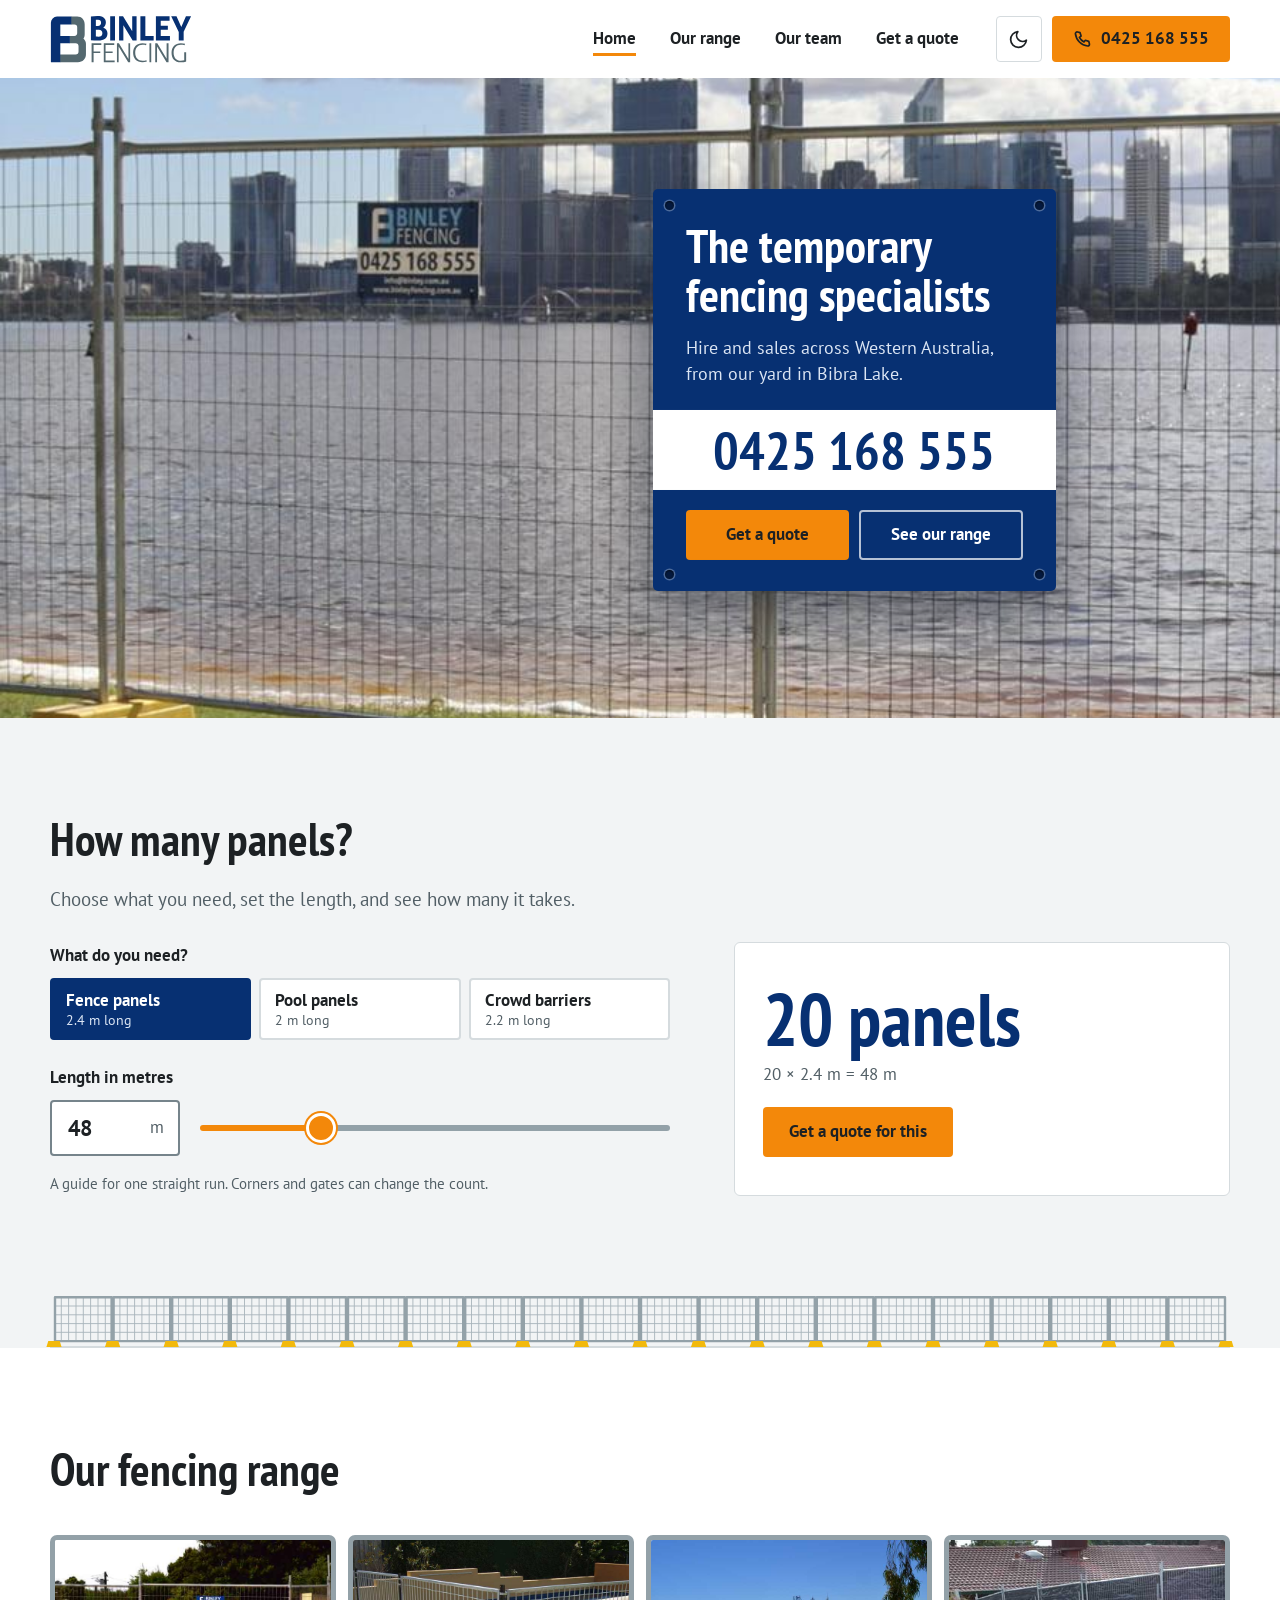
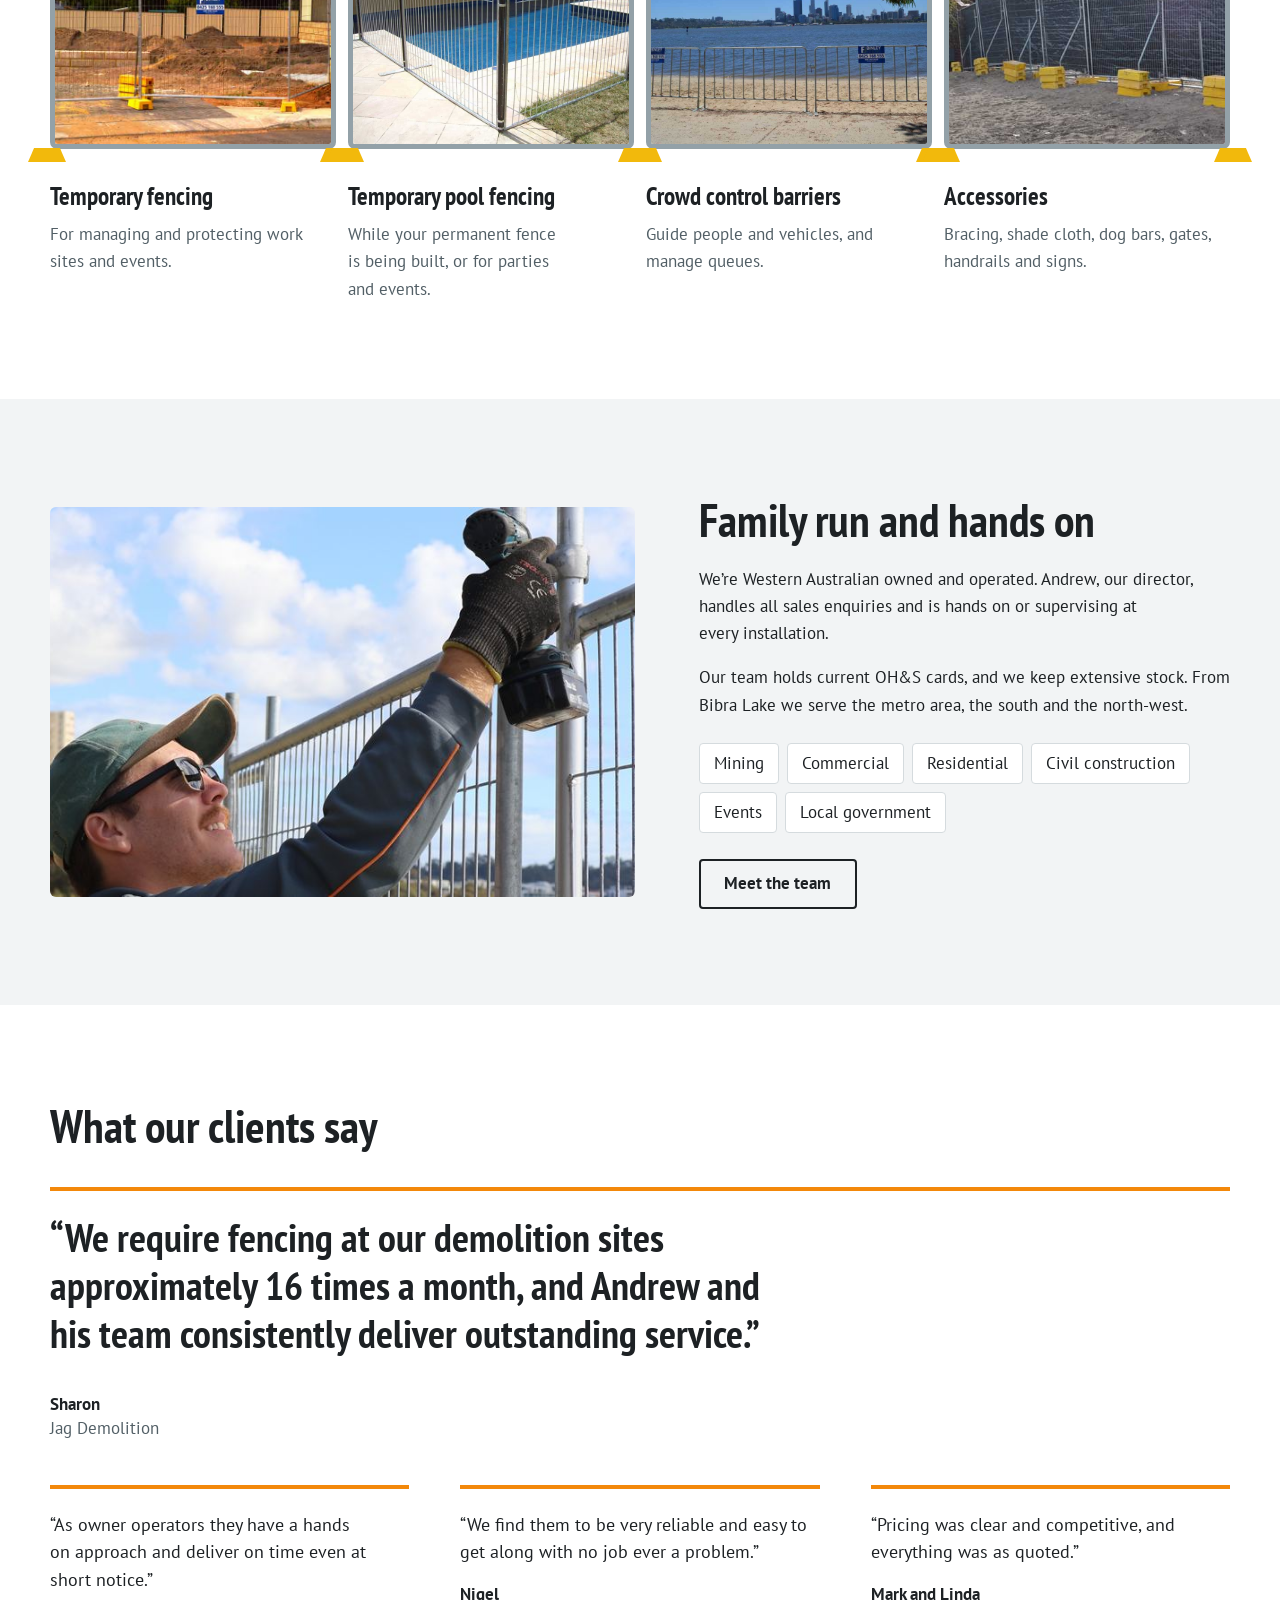
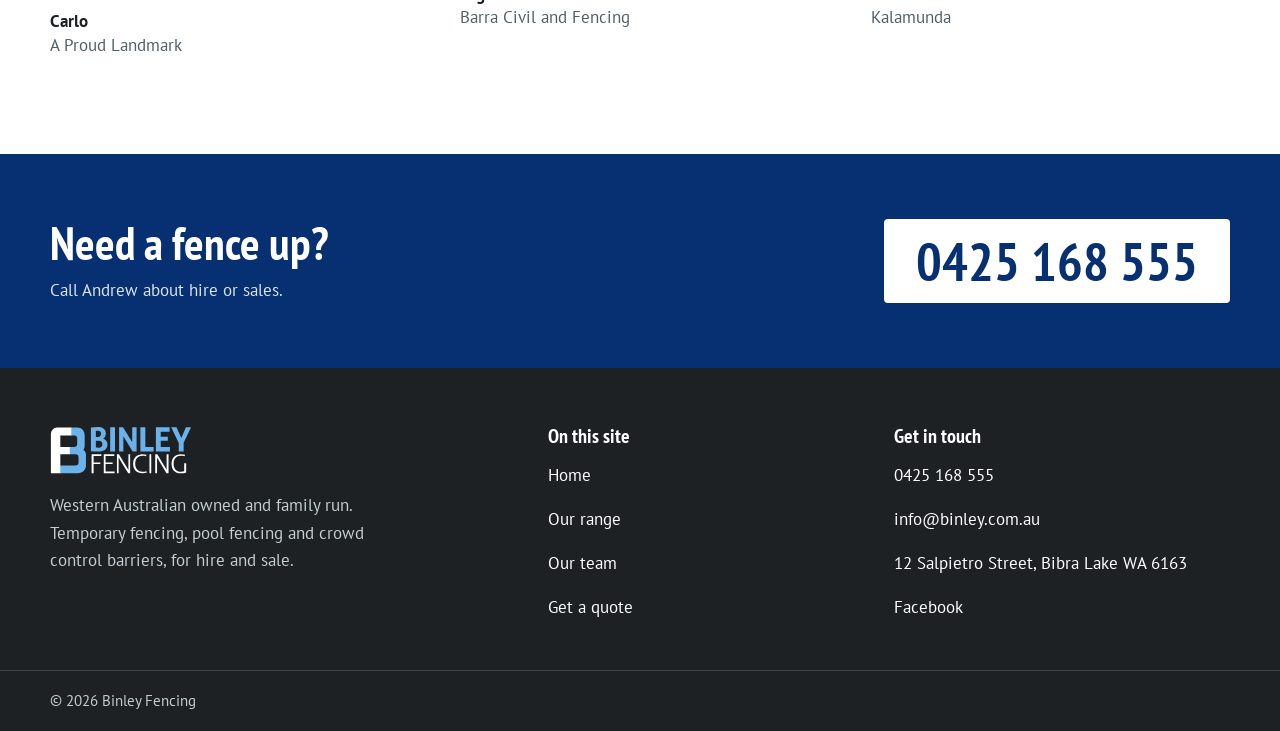
<file: index.html>
<!DOCTYPE html>
<html lang="en-AU">
<head>
  <meta charset="utf-8">
  <meta name="viewport" content="width=device-width, initial-scale=1, viewport-fit=cover">
  <title>Temporary Fencing Hire Perth | Binley Fencing, Bibra Lake</title>
  <meta name="description" content="Temporary fencing, pool fencing and crowd control barriers for hire and sale across WA. Family run from Bibra Lake. Call Binley Fencing on 0425 168 555.">
  <meta name="robots" content="noindex">
  <meta name="theme-color" content="#ffffff">
  <meta property="og:type" content="website">
  <meta property="og:site_name" content="Binley Fencing">
  <meta property="og:title" content="Temporary Fencing Hire Perth | Binley Fencing, Bibra Lake">
  <meta property="og:description" content="Temporary fencing, pool fencing and crowd control barriers for hire and sale across WA. Family run from Bibra Lake. Call Binley Fencing on 0425 168 555.">
  <meta property="og:url" content="https://dante1243.github.io/binley-fencing/">
  <meta property="og:image" content="https://dante1243.github.io/binley-fencing/images/share.jpg">
  <meta property="og:image:width" content="1200">
  <meta property="og:image:height" content="630">
  <meta property="og:image:alt" content="A run of Binley temporary fencing beside the Swan River, with the Perth skyline behind">
  <meta name="twitter:card" content="summary_large_image">
  <script>(function(d){d.className+=' js';var t;try{t=localStorage.getItem('binley-theme')}catch(e){}if(t!=='light'&&t!=='dark'){t=window.matchMedia&&matchMedia('(prefers-color-scheme: dark)').matches?'dark':'light'}d.setAttribute('data-theme',t)})(document.documentElement);</script>
  <link rel="icon" href="images/favicon.svg" type="image/svg+xml">
  <link rel="apple-touch-icon" href="images/apple-touch-icon.png">
  <link rel="preconnect" href="https://fonts.googleapis.com">
  <link rel="preconnect" href="https://fonts.gstatic.com" crossorigin>
  <link href="https://fonts.googleapis.com/css2?family=PT+Sans+Narrow:wght@700&amp;family=PT+Sans:wght@400;700&amp;display=swap" rel="stylesheet">
  <link rel="stylesheet" href="css/style.css">
</head>
<body>
<a class="skip" href="#main">Skip to content</a>

<header class="site-header">
  <div class="wrap">
    <a class="brand" href="index.html" aria-label="Binley Fencing home"><svg class="logo" viewBox="10 18 195 66" aria-hidden="true"><g id="logo"><path class="lg-b" d="M38.8 20.21h8.4c6.4 0 10.36 4.79 10.36 10.99v13.4c0 2.8-.56 4.4-1.76 5.7 2.2 2 3.51 4.3 3.51 7.3V72c0 6.3-4.71 10.96-11.01 10.96H23.7V72.19H45a4.12 4.12 0 0 0 4.12-4.12V60.9A4.12 4.12 0 0 0 45 56.77h-8.2V46.75h6.6a3.87 3.87 0 0 0 3.87-3.87v-7.93a3.87 3.87 0 0 0-3.87-3.85h-4.6z"/><path class="lg-f" d="M11.1 82.96V28.6a8.4 8.4 0 0 1 8.4-8.39h19.7V31.1H24.05v15.65H37.2v10.02H24.05v26.19z"/><g class="lg-binley"><path d="M66.14 20.1c2.6-.6 5.8-.8 8.86-.8 7 0 11.7 2.7 11.7 8.7 0 3.6-1.5 6-3.6 7.4 3.5 1.1 5.8 4 5.8 7.6 0 6.6-4.4 10.1-12.9 10.1-3.5 0-7-.1-9.86-.5zm6.78 4.5V33h2.88c2.7 0 4.3-1.6 4.3-4.4 0-2.6-1.3-4.1-4.1-4.2-1 0-2 0-3.08.2zm0 13.69v9.41c.88.1 2.08.15 3.38.15 3.5 0 5.6-1.55 5.6-4.85 0-3-1.7-4.7-4.9-4.71z"/><path d="M92.64 19.8h6.61v33.14h-6.61zM104.87 19.8h5.43l12.62 20.5V19.8h6v33.14h-5.42L110.76 32.1v20.84h-5.89zM134.17 19.8h6.82v27.14h11.41v6h-18.23zM155.5 19.8h18.8v5.95h-12.16v6.97h9.78v5.7h-9.78V47h12.65v5.94H155.5zM176.5 19.8h7.3l6.6 14.8 6.4-14.8h7.05l-10.2 21.15v11.99h-6.74V41.4z"/></g><g class="lg-fencing"><path d="M67.08 57h13.36v2.24H69.82v8.79h9.2v2.16h-9.2V82.9h-2.74zM83.83 57h14.4v2.23H86.27v8.82H96v2.12h-9.73v10.34h12.5v2.39H83.83zM101.94 57h2.66l13.13 21.4V57h2.33v25.9h-2.66l-13.15-21.6v21.6h-2.31zM146.63 57h2.45v25.9h-2.45zM154.56 57h2.84l12.82 21.3V57h2.64v25.9h-2.76l-13.05-21.5v21.5h-2.49z"/><path d="m142.7 57.7-.9 1.8c-1.4-.4-2.9-.56-4.6-.56-6.2 0-10.15 4.26-10.15 11.06s3.95 10.94 10.05 10.94c1.9 0 3.7-.34 5.3-.89l.7 1.85c-1.7.7-3.9 1.08-6.2 1.08-7.9 0-12.73-4.98-12.73-12.98 0-8.1 5.03-13.15 12.83-13.15 2.1 0 4.1.25 5.7.85zM195.7 57.6l-.9 1.9c-1.6-.4-3.4-.55-5.1-.55-6.1 0-9.86 4.25-9.86 10.85 0 6.9 3.86 11.07 9.96 11.07 1.7 0 3.3-.17 4.62-.57v-11h2.66v12.6c-2.08.8-4.88 1.2-7.68 1.2-7.8 0-12.4-5.1-12.4-13.2 0-8.2 5-13.13 12.8-13.13 2.1 0 4.2.23 5.9.83z"/></g></g></svg></a>
    <nav class="nav" id="site-nav" aria-label="Main">
      <a href="index.html" aria-current="page">Home</a>
      <a href="range.html">Our range</a>
      <a href="team.html">Our team</a>
      <a href="contact.html">Get a quote</a>
    </nav>
    <div class="header-actions">
      <button class="icon-btn theme-toggle" type="button" aria-label="Switch to dark mode"><svg class="icon i-moon" viewBox="0 0 24 24" aria-hidden="true"><path d="M21 12.8A9 9 0 1 1 11.2 3a7 7 0 0 0 9.8 9.8z"/></svg><svg class="icon i-sun" viewBox="0 0 24 24" aria-hidden="true"><circle cx="12" cy="12" r="4"/><path d="M12 2v2M12 20v2M4.9 4.9l1.4 1.4M17.7 17.7l1.4 1.4M2 12h2M20 12h2M4.9 19.1l1.4-1.4M17.7 6.3l1.4-1.4"/></svg></button>
      <a class="btn btn--orange" href="tel:+61425168555" aria-label="Call Binley Fencing on 0425 168 555"><svg class="icon" viewBox="0 0 24 24" aria-hidden="true"><path d="M6.5 3.5l3 .8 1.2 4-2 1.6a13 13 0 0 0 5.4 5.4l1.6-2 4 1.2.8 3a2 2 0 0 1-2 2.5A16.5 16.5 0 0 1 4 5.5a2 2 0 0 1 2.5-2z"/></svg>0425 168 555</a>
      <button class="icon-btn menu-toggle" type="button" aria-controls="site-nav" aria-expanded="false" aria-label="Open menu"><span class="bars"></span></button>
    </div>
  </div>
</header>
<div class="scrim"></div>

<main id="main" tabindex="-1">
<section class="hero">
  <picture class="hero-pic">
    <source media="(max-width: 860px)" srcset="images/hero-900.jpg" width="900" height="727">
    <img src="images/hero-1400.jpg" srcset="images/hero-1400.jpg 1400w, images/hero-2400.jpg 2400w" sizes="100vw" width="2400" height="1219" alt="A run of temporary fence panels on yellow feet beside the Swan River, with a Binley Fencing sign and the Perth skyline behind" fetchpriority="high">
  </picture>
  <div class="sign">
    <i class="sign-hole"></i><i class="sign-hole"></i><i class="sign-hole"></i><i class="sign-hole"></i>
    <div class="sign-top">
      <h1>The temporary fencing specialists</h1>
      <p>Hire and sales across Western Australia, from our yard in Bibra Lake.</p>
    </div>
    <a class="sign-phone" href="tel:+61425168555" aria-label="Call 0425 168 555">0425 168 555</a>
    <div class="sign-foot"><a class="btn btn--orange" href="contact.html">Get a quote</a><a class="btn btn--line" href="range.html">See our range</a></div>
  </div>
</section>

<section class="section section--soft estimator" id="estimator">
  <div class="wrap">
    <h2>How many panels?</h2>
    <p class="lead">Choose what you need, set the length, and see how many it takes.</p>
    <div class="est-grid">
      <div class="est-form">
        <fieldset class="seg">
          <legend>What do you need?</legend>
          <div class="seg-row">
            <label><input type="radio" name="product" value="fence" checked><span>Fence panels <small>2.4 m long</small></span></label>
            <label><input type="radio" name="product" value="pool"><span>Pool panels <small>2 m long</small></span></label>
            <label><input type="radio" name="product" value="crowd"><span>Crowd barriers <small>2.2 m long</small></span></label>
          </div>
        </fieldset>
        <div class="est-len">
          <label for="metres">Length in metres</label>
          <div class="len-row">
            <div class="len-box"><input id="metres" type="number" min="1" max="20000" step="any" value="48" inputmode="decimal" autocomplete="off"></div>
            <input id="slider" type="range" min="0" max="200" step="1" value="48" aria-label="Length in metres, slider">
          </div>
        </div>
        <p class="note">A guide for one straight run. Corners and gates can change the count.</p>
      </div>
      <div class="est-out">
        <div aria-live="polite" aria-atomic="true"><div class="est-num" id="panels">20 panels</div><p class="est-sum" id="sum">20 &times; 2.4 m = 48 m</p></div>
        <a class="btn btn--orange" id="to-quote" href="contact.html">Get a quote for this</a>
      </div>
    </div>
    <div class="est-draw" aria-hidden="true"><svg id="run"></svg></div>
  </div>
</section>

<section class="section">
  <div class="wrap">
    <h2>Our fencing range</h2>
    <div class="fence">
      <a href="range.html#temporary"><div class="pic"><div class="frame"><img src="images/fence2.jpg" alt="Temporary fence with a Binley sign across a building block" width="800" height="430" loading="lazy"></div></div><div class="txt"><h3>Temporary fencing</h3><p>For managing and protecting work sites and events.</p></div></a>
      <a href="range.html#pool"><div class="pic"><div class="frame"><img src="images/fence5.jpg" alt="Temporary fence panels around a backyard pool" width="850" height="548" loading="lazy"></div></div><div class="txt"><h3>Temporary pool fencing</h3><p>While your permanent fence is being built, or for parties and events.</p></div></a>
      <a href="range.html#crowd"><div class="pic"><div class="frame"><img src="images/fence6.jpg" alt="Crowd control barriers with Binley signs along a river beach, with the Perth skyline behind" width="800" height="538" loading="lazy"></div></div><div class="txt"><h3>Crowd control barriers</h3><p>Guide people and vehicles, and manage queues.</p></div></a>
      <a href="range.html#extras"><div class="pic"><div class="frame"><img src="images/accessories-2.jpg" alt="Fence panels with shade cloth, braced and weighted with stacks of yellow feet" width="500" height="300" loading="lazy"></div></div><div class="txt"><h3>Accessories</h3><p>Bracing, shade cloth, dog bars, gates, handrails and signs.</p></div></a>
    </div>
  </div>
</section>

<section class="section section--soft">
  <div class="wrap split">
    <div class="photo photo--32"><img src="images/img30-1400.jpg" srcset="images/img30-800.jpg 800w, images/img30-1400.jpg 1400w" sizes="(max-width: 860px) 94vw, 600px" alt="An installer tightening a clamp at the top of a fence panel" width="1400" height="761" loading="lazy"></div>
    <div>
      <h2>Family run and hands on</h2>
      <p>We&rsquo;re Western Australian owned and operated. Andrew, our director, handles all sales enquiries and is hands on or supervising at every installation.</p>
      <p>Our team holds current OH&amp;S cards, and we keep extensive stock. From Bibra Lake we serve the metro area, the south and the north-west.</p>
      <ul class="sectors" aria-label="Who we work for"><li>Mining</li><li>Commercial</li><li>Residential</li><li>Civil construction</li><li>Events</li><li>Local government</li></ul>
      <div class="actions"><a class="btn btn--line" href="team.html">Meet the team</a></div>
    </div>
  </div>
</section>

<section class="section">
  <div class="wrap">
    <h2>What our clients say</h2>
    <div class="reviews">
      <figure class="big"><blockquote><p>&ldquo;We require fencing at our demolition sites approximately 16 times a month, and Andrew and his team consistently deliver outstanding service.&rdquo;</p></blockquote><figcaption><b>Sharon</b> Jag Demolition</figcaption></figure>
      <figure><blockquote><p>&ldquo;As owner operators they have a hands on approach and deliver on time even at short notice.&rdquo;</p></blockquote><figcaption><b>Carlo</b> A Proud Landmark</figcaption></figure>
      <figure><blockquote><p>&ldquo;We find them to be very reliable and easy to get along with no job ever a problem.&rdquo;</p></blockquote><figcaption><b>Nigel</b> Barra Civil and Fencing</figcaption></figure>
      <figure><blockquote><p>&ldquo;Pricing was clear and competitive, and everything was as quoted.&rdquo;</p></blockquote><figcaption><b>Mark and Linda</b> Kalamunda</figcaption></figure>
    </div>
  </div>
</section>

<section class="strip"><div class="wrap"><div><h2>Need a fence up?</h2><p>Call Andrew about hire or sales.</p></div><a class="sign-phone" href="tel:+61425168555" aria-label="Call 0425 168 555">0425 168 555</a></div></section>
</main>

<footer class="site-footer">
  <div class="wrap cols">
    <div>
      <svg class="logo" viewBox="10 18 195 66" role="img" aria-label="Binley Fencing"><use href="#logo"/></svg>
      <p>Western Australian owned and family run. Temporary fencing, pool fencing and crowd control barriers, for hire and sale.</p>
    </div>
    <div>
      <h2>On this site</h2>
      <ul>
        <li><a href="index.html">Home</a></li>
        <li><a href="range.html">Our range</a></li>
        <li><a href="team.html">Our team</a></li>
        <li><a href="contact.html">Get a quote</a></li>
      </ul>
    </div>
    <div>
      <h2>Get in touch</h2>
      <ul>
        <li><a href="tel:+61425168555">0425 168 555</a></li>
        <li><a href="mailto:info@binley.com.au">info@binley.com.au</a></li>
        <li><a href="https://www.google.com/maps/search/?api=1&amp;query=12+Salpietro+Street+Bibra+Lake+WA+6163" rel="noopener">12 Salpietro Street, Bibra Lake WA 6163</a></li>
        <li><a href="https://www.facebook.com/BinleyFencingWA/" rel="noopener">Facebook</a></li>
      </ul>
    </div>
  </div>
  <div class="fine"><div class="wrap"><p>&copy; <span class="year">2026</span> Binley Fencing</p></div></div>
</footer>

<div class="call-bar">
  <a class="btn btn--orange" href="tel:+61425168555" aria-label="Call Binley Fencing on 0425 168 555"><svg class="icon" viewBox="0 0 24 24" aria-hidden="true"><path d="M6.5 3.5l3 .8 1.2 4-2 1.6a13 13 0 0 0 5.4 5.4l1.6-2 4 1.2.8 3a2 2 0 0 1-2 2.5A16.5 16.5 0 0 1 4 5.5a2 2 0 0 1 2.5-2z"/></svg>0425 168 555</a>
  <a class="btn btn--line" href="contact.html">Get a quote</a>
</div>
<script src="js/main.js"></script>
</body>
</html>
</file>
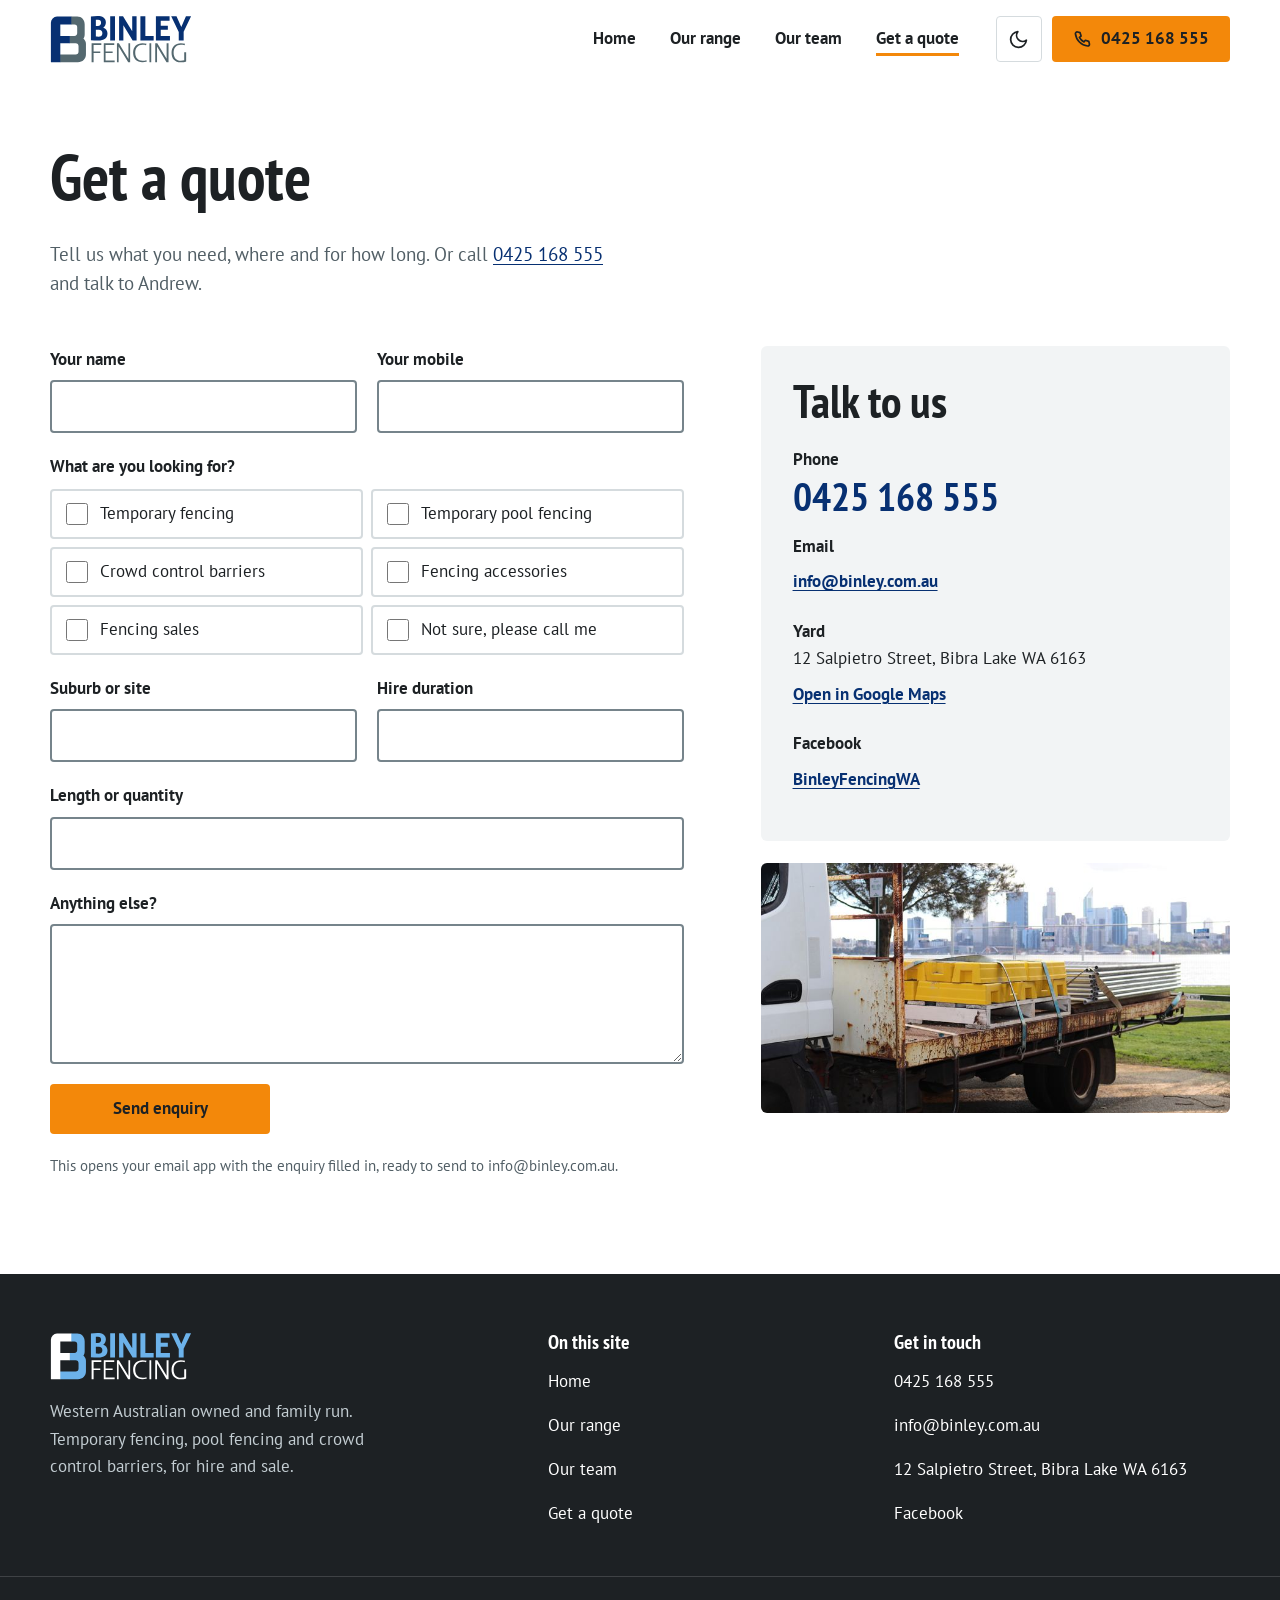
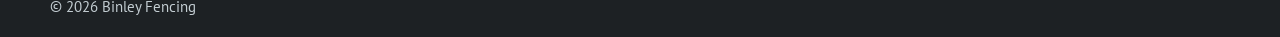
<file: contact.html>
<!DOCTYPE html>
<html lang="en-AU">
<head>
  <meta charset="utf-8">
  <meta name="viewport" content="width=device-width, initial-scale=1, viewport-fit=cover">
  <title>Get a Temporary Fencing Quote | Binley Fencing, Bibra Lake</title>
  <meta name="description" content="Get a quote for temporary fencing, pool fencing or crowd control barriers. Call 0425 168 555 or email info@binley.com.au.">
  <meta name="robots" content="noindex">
  <meta name="theme-color" content="#ffffff">
  <meta property="og:type" content="website">
  <meta property="og:site_name" content="Binley Fencing">
  <meta property="og:title" content="Get a Temporary Fencing Quote | Binley Fencing, Bibra Lake">
  <meta property="og:description" content="Get a quote for temporary fencing, pool fencing or crowd control barriers. Call 0425 168 555 or email info@binley.com.au.">
  <meta property="og:url" content="https://dante1243.github.io/binley-fencing/contact.html">
  <meta property="og:image" content="https://dante1243.github.io/binley-fencing/images/share.jpg">
  <meta property="og:image:width" content="1200">
  <meta property="og:image:height" content="630">
  <meta property="og:image:alt" content="A run of Binley temporary fencing beside the Swan River, with the Perth skyline behind">
  <meta name="twitter:card" content="summary_large_image">
  <script>(function(d){d.className+=' js';var t;try{t=localStorage.getItem('binley-theme')}catch(e){}if(t!=='light'&&t!=='dark'){t=window.matchMedia&&matchMedia('(prefers-color-scheme: dark)').matches?'dark':'light'}d.setAttribute('data-theme',t)})(document.documentElement);</script>
  <link rel="icon" href="images/favicon.svg" type="image/svg+xml">
  <link rel="apple-touch-icon" href="images/apple-touch-icon.png">
  <link rel="preconnect" href="https://fonts.googleapis.com">
  <link rel="preconnect" href="https://fonts.gstatic.com" crossorigin>
  <link href="https://fonts.googleapis.com/css2?family=PT+Sans+Narrow:wght@700&amp;family=PT+Sans:wght@400;700&amp;display=swap" rel="stylesheet">
  <link rel="stylesheet" href="css/style.css">
</head>
<body>
<a class="skip" href="#main">Skip to content</a>

<header class="site-header">
  <div class="wrap">
    <a class="brand" href="index.html" aria-label="Binley Fencing home"><svg class="logo" viewBox="10 18 195 66" aria-hidden="true"><g id="logo"><path class="lg-b" d="M38.8 20.21h8.4c6.4 0 10.36 4.79 10.36 10.99v13.4c0 2.8-.56 4.4-1.76 5.7 2.2 2 3.51 4.3 3.51 7.3V72c0 6.3-4.71 10.96-11.01 10.96H23.7V72.19H45a4.12 4.12 0 0 0 4.12-4.12V60.9A4.12 4.12 0 0 0 45 56.77h-8.2V46.75h6.6a3.87 3.87 0 0 0 3.87-3.87v-7.93a3.87 3.87 0 0 0-3.87-3.85h-4.6z"/><path class="lg-f" d="M11.1 82.96V28.6a8.4 8.4 0 0 1 8.4-8.39h19.7V31.1H24.05v15.65H37.2v10.02H24.05v26.19z"/><g class="lg-binley"><path d="M66.14 20.1c2.6-.6 5.8-.8 8.86-.8 7 0 11.7 2.7 11.7 8.7 0 3.6-1.5 6-3.6 7.4 3.5 1.1 5.8 4 5.8 7.6 0 6.6-4.4 10.1-12.9 10.1-3.5 0-7-.1-9.86-.5zm6.78 4.5V33h2.88c2.7 0 4.3-1.6 4.3-4.4 0-2.6-1.3-4.1-4.1-4.2-1 0-2 0-3.08.2zm0 13.69v9.41c.88.1 2.08.15 3.38.15 3.5 0 5.6-1.55 5.6-4.85 0-3-1.7-4.7-4.9-4.71z"/><path d="M92.64 19.8h6.61v33.14h-6.61zM104.87 19.8h5.43l12.62 20.5V19.8h6v33.14h-5.42L110.76 32.1v20.84h-5.89zM134.17 19.8h6.82v27.14h11.41v6h-18.23zM155.5 19.8h18.8v5.95h-12.16v6.97h9.78v5.7h-9.78V47h12.65v5.94H155.5zM176.5 19.8h7.3l6.6 14.8 6.4-14.8h7.05l-10.2 21.15v11.99h-6.74V41.4z"/></g><g class="lg-fencing"><path d="M67.08 57h13.36v2.24H69.82v8.79h9.2v2.16h-9.2V82.9h-2.74zM83.83 57h14.4v2.23H86.27v8.82H96v2.12h-9.73v10.34h12.5v2.39H83.83zM101.94 57h2.66l13.13 21.4V57h2.33v25.9h-2.66l-13.15-21.6v21.6h-2.31zM146.63 57h2.45v25.9h-2.45zM154.56 57h2.84l12.82 21.3V57h2.64v25.9h-2.76l-13.05-21.5v21.5h-2.49z"/><path d="m142.7 57.7-.9 1.8c-1.4-.4-2.9-.56-4.6-.56-6.2 0-10.15 4.26-10.15 11.06s3.95 10.94 10.05 10.94c1.9 0 3.7-.34 5.3-.89l.7 1.85c-1.7.7-3.9 1.08-6.2 1.08-7.9 0-12.73-4.98-12.73-12.98 0-8.1 5.03-13.15 12.83-13.15 2.1 0 4.1.25 5.7.85zM195.7 57.6l-.9 1.9c-1.6-.4-3.4-.55-5.1-.55-6.1 0-9.86 4.25-9.86 10.85 0 6.9 3.86 11.07 9.96 11.07 1.7 0 3.3-.17 4.62-.57v-11h2.66v12.6c-2.08.8-4.88 1.2-7.68 1.2-7.8 0-12.4-5.1-12.4-13.2 0-8.2 5-13.13 12.8-13.13 2.1 0 4.2.23 5.9.83z"/></g></g></svg></a>
    <nav class="nav" id="site-nav" aria-label="Main">
      <a href="index.html">Home</a>
      <a href="range.html">Our range</a>
      <a href="team.html">Our team</a>
      <a href="contact.html" aria-current="page">Get a quote</a>
    </nav>
    <div class="header-actions">
      <button class="icon-btn theme-toggle" type="button" aria-label="Switch to dark mode"><svg class="icon i-moon" viewBox="0 0 24 24" aria-hidden="true"><path d="M21 12.8A9 9 0 1 1 11.2 3a7 7 0 0 0 9.8 9.8z"/></svg><svg class="icon i-sun" viewBox="0 0 24 24" aria-hidden="true"><circle cx="12" cy="12" r="4"/><path d="M12 2v2M12 20v2M4.9 4.9l1.4 1.4M17.7 17.7l1.4 1.4M2 12h2M20 12h2M4.9 19.1l1.4-1.4M17.7 6.3l1.4-1.4"/></svg></button>
      <a class="btn btn--orange" href="tel:+61425168555" aria-label="Call Binley Fencing on 0425 168 555"><svg class="icon" viewBox="0 0 24 24" aria-hidden="true"><path d="M6.5 3.5l3 .8 1.2 4-2 1.6a13 13 0 0 0 5.4 5.4l1.6-2 4 1.2.8 3a2 2 0 0 1-2 2.5A16.5 16.5 0 0 1 4 5.5a2 2 0 0 1 2.5-2z"/></svg>0425 168 555</a>
      <button class="icon-btn menu-toggle" type="button" aria-controls="site-nav" aria-expanded="false" aria-label="Open menu"><span class="bars"></span></button>
    </div>
  </div>
</header>
<div class="scrim"></div>

<main id="main" tabindex="-1">
<section class="page-head"><div class="wrap"><h1>Get a quote</h1><p class="lead">Tell us what you need, where and for how long. Or call <a href="tel:+61425168555">0425 168 555</a> and talk to Andrew.</p></div></section>

<section class="section">
  <div class="wrap contact">
    <form class="enquiry" data-to="info@binley.com.au" action="mailto:info@binley.com.au" method="post" enctype="text/plain">
      <div class="row">
        <label class="field">Your name<input name="name" data-label="Name" autocomplete="name" required aria-describedby="e-name"><span class="err" id="e-name">Please add your name.</span></label>
        <label class="field">Your mobile<input name="mobile" data-label="Mobile" type="tel" autocomplete="tel" required aria-describedby="e-mobile"><span class="err" id="e-mobile">Please add a number we can call.</span></label>
      </div>
      <fieldset class="checks">
        <legend>What are you looking for?</legend>
        <div>
          <label><input type="checkbox" name="need" value="Temporary fencing">Temporary fencing</label>
          <label><input type="checkbox" name="need" value="Temporary pool fencing">Temporary pool fencing</label>
          <label><input type="checkbox" name="need" value="Crowd control barriers">Crowd control barriers</label>
          <label><input type="checkbox" name="need" value="Fencing accessories">Fencing accessories</label>
          <label><input type="checkbox" name="need" value="Fencing sales">Fencing sales</label>
          <label><input type="checkbox" name="need" value="Not sure, please call me">Not sure, please call me</label>
        </div>
      </fieldset>
      <div class="row">
        <label class="field">Suburb or site<input name="site" data-label="Suburb or site" autocomplete="off"></label>
        <label class="field">Hire duration<input name="duration" data-label="Hire duration" autocomplete="off"></label>
      </div>
      <label class="field">Length or quantity<input name="length_needed" data-label="Length or quantity" autocomplete="off"></label>
      <label class="field">Anything else?<textarea name="message" data-label="Message"></textarea></label>
      <div><button class="btn btn--orange" type="submit">Send enquiry</button></div>
      <p class="status" role="status"></p>
      <p class="note">This opens your email app with the enquiry filled in, ready to send to info@binley.com.au.</p>
    </form>
    <div>
      <div class="details">
        <h2>Talk to us</h2>
        <dl>
          <dt>Phone</dt><dd><a class="big-num" href="tel:+61425168555">0425 168 555</a></dd>
          <dt>Email</dt><dd><a href="mailto:info@binley.com.au">info@binley.com.au</a></dd>
          <dt>Yard</dt><dd>12 Salpietro Street, Bibra Lake WA 6163<br><a href="https://www.google.com/maps/search/?api=1&amp;query=12+Salpietro+Street+Bibra+Lake+WA+6163" rel="noopener">Open in Google Maps</a></dd>
          <dt>Facebook</dt><dd><a href="https://www.facebook.com/BinleyFencingWA/" rel="noopener">BinleyFencingWA</a></dd>
        </dl>
      </div>
      <div class="photo"><img src="images/img33-800.jpg" srcset="images/img33-800.jpg 800w, images/img33-1400.jpg 1400w" sizes="(max-width: 860px) 94vw, 460px" alt="A truck loaded with fence panels and yellow feet, with fencing and the Perth skyline behind" width="800" height="410" loading="lazy"></div>
    </div>
  </div>
</section>

</main>

<footer class="site-footer">
  <div class="wrap cols">
    <div>
      <svg class="logo" viewBox="10 18 195 66" role="img" aria-label="Binley Fencing"><use href="#logo"/></svg>
      <p>Western Australian owned and family run. Temporary fencing, pool fencing and crowd control barriers, for hire and sale.</p>
    </div>
    <div>
      <h2>On this site</h2>
      <ul>
        <li><a href="index.html">Home</a></li>
        <li><a href="range.html">Our range</a></li>
        <li><a href="team.html">Our team</a></li>
        <li><a href="contact.html">Get a quote</a></li>
      </ul>
    </div>
    <div>
      <h2>Get in touch</h2>
      <ul>
        <li><a href="tel:+61425168555">0425 168 555</a></li>
        <li><a href="mailto:info@binley.com.au">info@binley.com.au</a></li>
        <li><a href="https://www.google.com/maps/search/?api=1&amp;query=12+Salpietro+Street+Bibra+Lake+WA+6163" rel="noopener">12 Salpietro Street, Bibra Lake WA 6163</a></li>
        <li><a href="https://www.facebook.com/BinleyFencingWA/" rel="noopener">Facebook</a></li>
      </ul>
    </div>
  </div>
  <div class="fine"><div class="wrap"><p>&copy; <span class="year">2026</span> Binley Fencing</p></div></div>
</footer>

<div class="call-bar">
  <a class="btn btn--orange" href="tel:+61425168555" aria-label="Call Binley Fencing on 0425 168 555"><svg class="icon" viewBox="0 0 24 24" aria-hidden="true"><path d="M6.5 3.5l3 .8 1.2 4-2 1.6a13 13 0 0 0 5.4 5.4l1.6-2 4 1.2.8 3a2 2 0 0 1-2 2.5A16.5 16.5 0 0 1 4 5.5a2 2 0 0 1 2.5-2z"/></svg>0425 168 555</a>
  <a class="btn btn--line" href="mailto:info@binley.com.au">Email us</a>
</div>
<script src="js/main.js"></script>
</body>
</html>
</file>
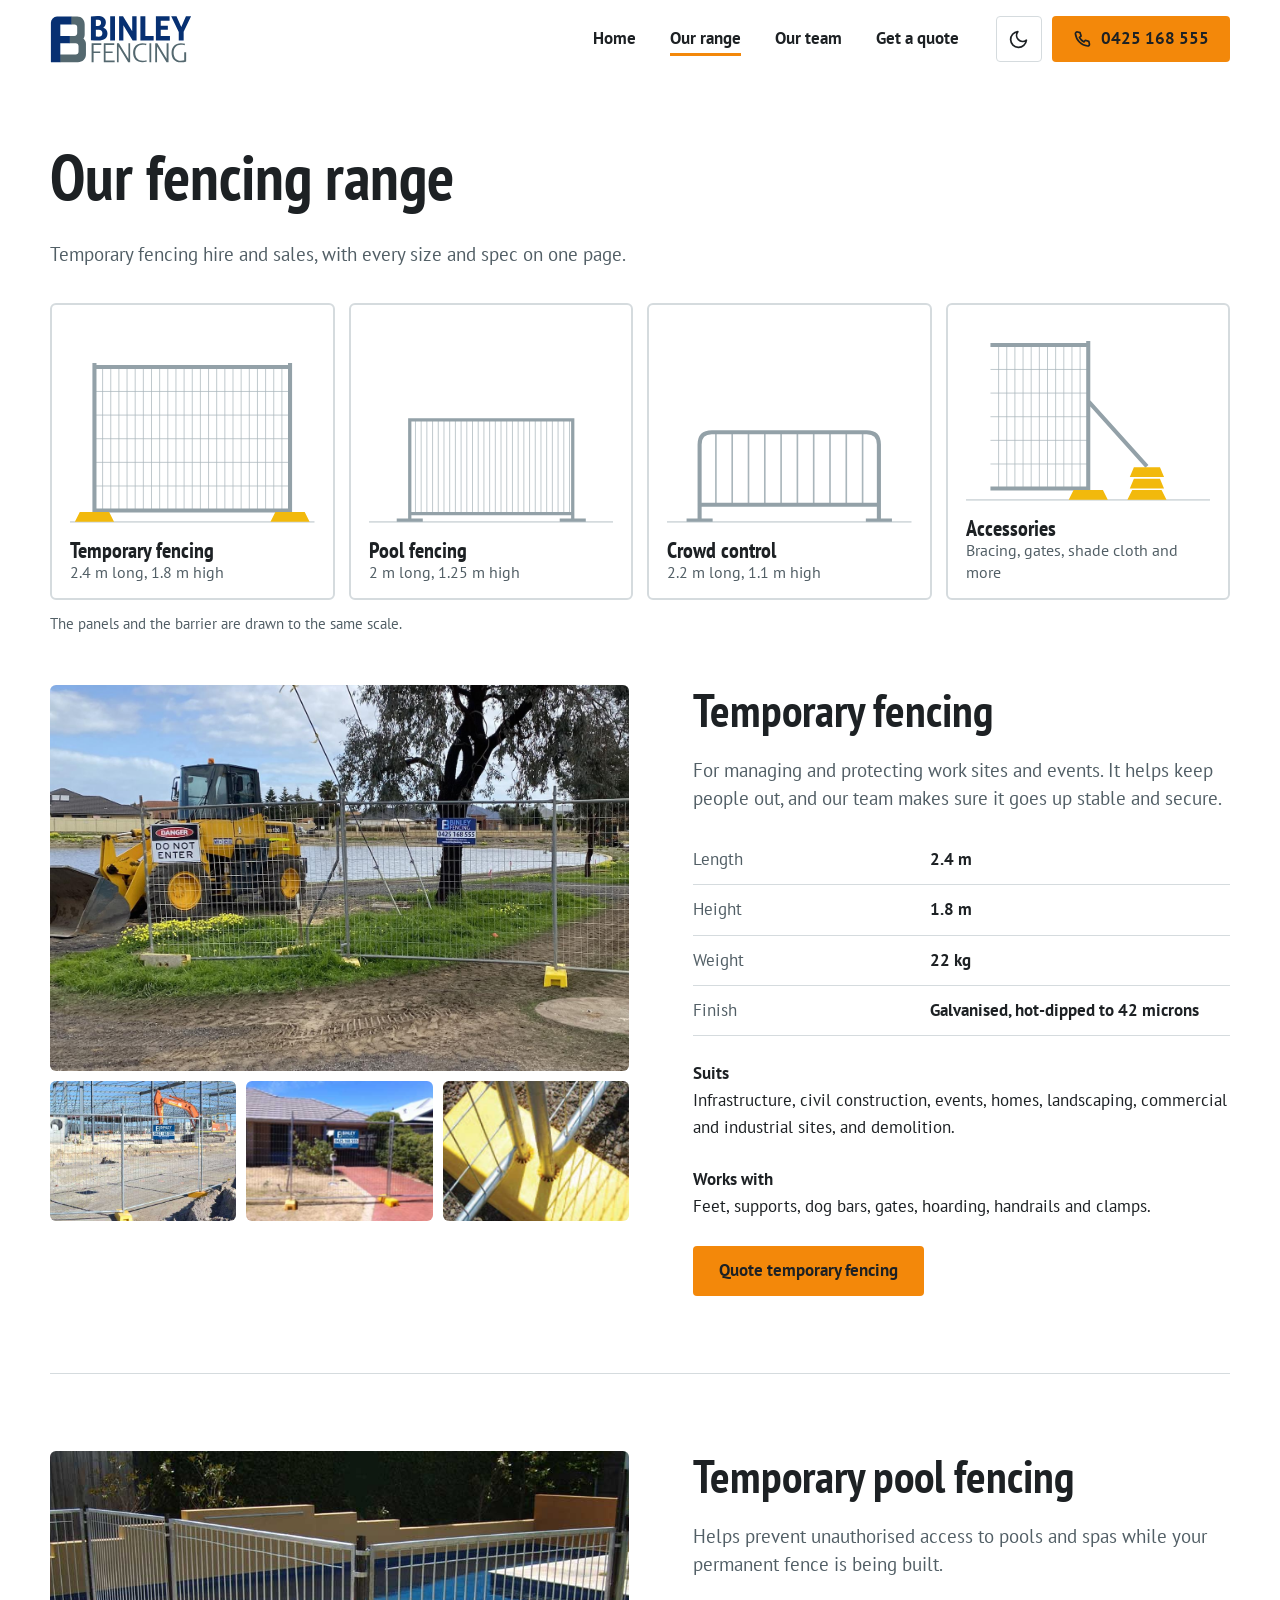
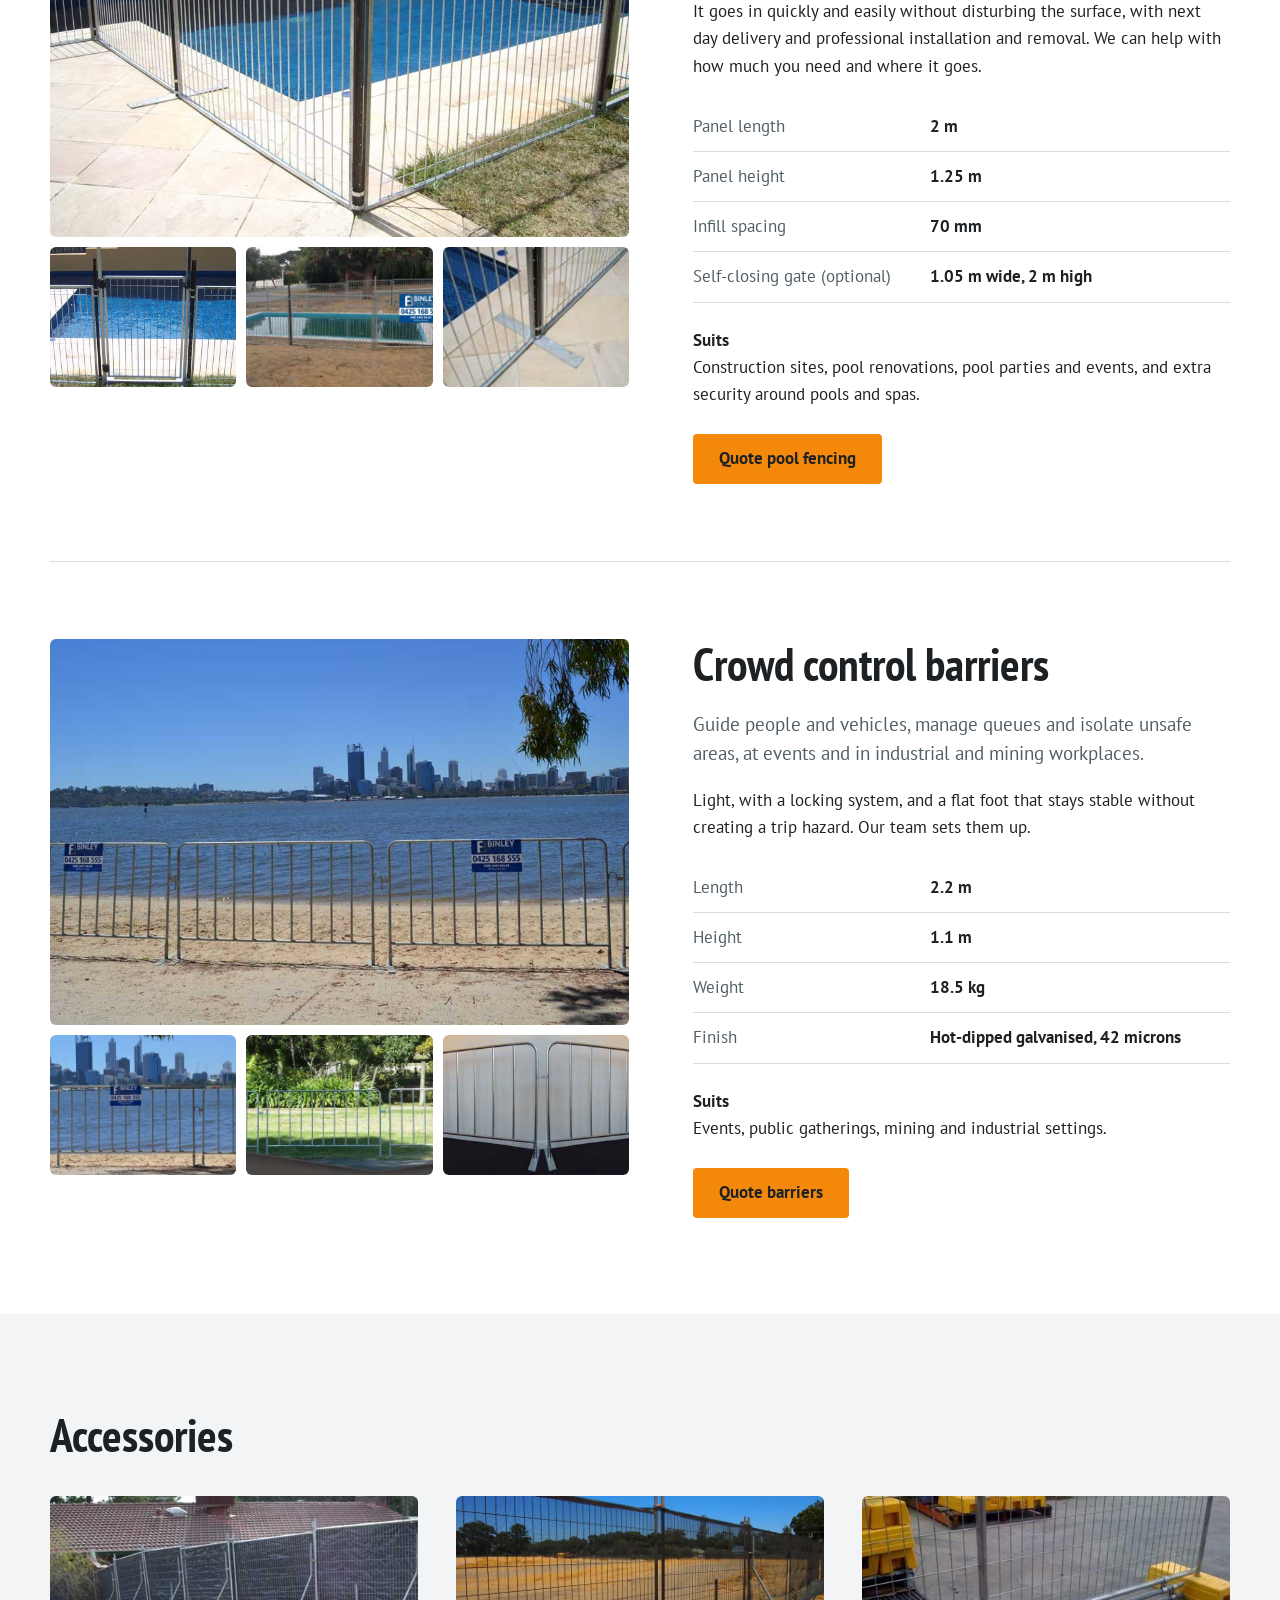
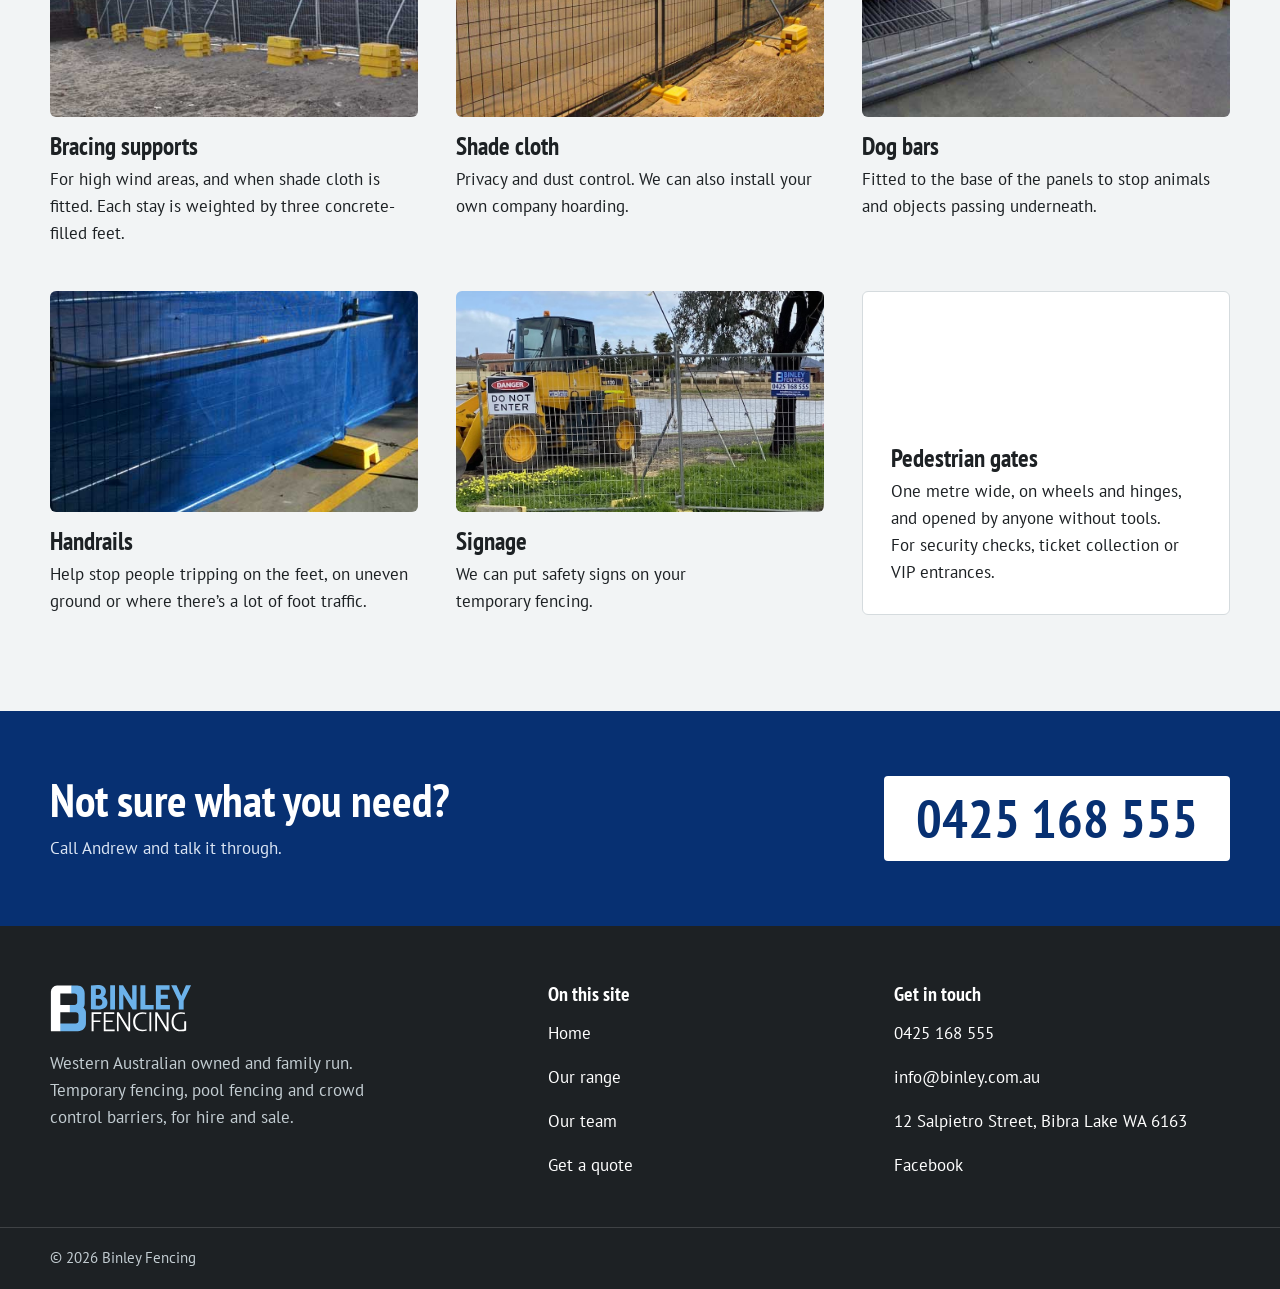
<file: range.html>
<!DOCTYPE html>
<html lang="en-AU">
<head>
  <meta charset="utf-8">
  <meta name="viewport" content="width=device-width, initial-scale=1, viewport-fit=cover">
  <title>Temporary Fencing, Pool Fencing and Barriers | Binley Fencing</title>
  <meta name="description" content="Sizes and specifications for Binley Fencing's temporary fence panels, pool fencing, crowd control barriers and accessories.">
  <meta name="robots" content="noindex">
  <meta name="theme-color" content="#ffffff">
  <meta property="og:type" content="website">
  <meta property="og:site_name" content="Binley Fencing">
  <meta property="og:title" content="Temporary Fencing, Pool Fencing and Barriers | Binley Fencing">
  <meta property="og:description" content="Sizes and specifications for Binley Fencing's temporary fence panels, pool fencing, crowd control barriers and accessories.">
  <meta property="og:url" content="https://dante1243.github.io/binley-fencing/range.html">
  <meta property="og:image" content="https://dante1243.github.io/binley-fencing/images/share.jpg">
  <meta property="og:image:width" content="1200">
  <meta property="og:image:height" content="630">
  <meta property="og:image:alt" content="A run of Binley temporary fencing beside the Swan River, with the Perth skyline behind">
  <meta name="twitter:card" content="summary_large_image">
  <script>(function(d){d.className+=' js';var t;try{t=localStorage.getItem('binley-theme')}catch(e){}if(t!=='light'&&t!=='dark'){t=window.matchMedia&&matchMedia('(prefers-color-scheme: dark)').matches?'dark':'light'}d.setAttribute('data-theme',t)})(document.documentElement);</script>
  <link rel="icon" href="images/favicon.svg" type="image/svg+xml">
  <link rel="apple-touch-icon" href="images/apple-touch-icon.png">
  <link rel="preconnect" href="https://fonts.googleapis.com">
  <link rel="preconnect" href="https://fonts.gstatic.com" crossorigin>
  <link href="https://fonts.googleapis.com/css2?family=PT+Sans+Narrow:wght@700&amp;family=PT+Sans:wght@400;700&amp;display=swap" rel="stylesheet">
  <link rel="stylesheet" href="css/style.css">
</head>
<body>
<a class="skip" href="#main">Skip to content</a>

<header class="site-header">
  <div class="wrap">
    <a class="brand" href="index.html" aria-label="Binley Fencing home"><svg class="logo" viewBox="10 18 195 66" aria-hidden="true"><g id="logo"><path class="lg-b" d="M38.8 20.21h8.4c6.4 0 10.36 4.79 10.36 10.99v13.4c0 2.8-.56 4.4-1.76 5.7 2.2 2 3.51 4.3 3.51 7.3V72c0 6.3-4.71 10.96-11.01 10.96H23.7V72.19H45a4.12 4.12 0 0 0 4.12-4.12V60.9A4.12 4.12 0 0 0 45 56.77h-8.2V46.75h6.6a3.87 3.87 0 0 0 3.87-3.87v-7.93a3.87 3.87 0 0 0-3.87-3.85h-4.6z"/><path class="lg-f" d="M11.1 82.96V28.6a8.4 8.4 0 0 1 8.4-8.39h19.7V31.1H24.05v15.65H37.2v10.02H24.05v26.19z"/><g class="lg-binley"><path d="M66.14 20.1c2.6-.6 5.8-.8 8.86-.8 7 0 11.7 2.7 11.7 8.7 0 3.6-1.5 6-3.6 7.4 3.5 1.1 5.8 4 5.8 7.6 0 6.6-4.4 10.1-12.9 10.1-3.5 0-7-.1-9.86-.5zm6.78 4.5V33h2.88c2.7 0 4.3-1.6 4.3-4.4 0-2.6-1.3-4.1-4.1-4.2-1 0-2 0-3.08.2zm0 13.69v9.41c.88.1 2.08.15 3.38.15 3.5 0 5.6-1.55 5.6-4.85 0-3-1.7-4.7-4.9-4.71z"/><path d="M92.64 19.8h6.61v33.14h-6.61zM104.87 19.8h5.43l12.62 20.5V19.8h6v33.14h-5.42L110.76 32.1v20.84h-5.89zM134.17 19.8h6.82v27.14h11.41v6h-18.23zM155.5 19.8h18.8v5.95h-12.16v6.97h9.78v5.7h-9.78V47h12.65v5.94H155.5zM176.5 19.8h7.3l6.6 14.8 6.4-14.8h7.05l-10.2 21.15v11.99h-6.74V41.4z"/></g><g class="lg-fencing"><path d="M67.08 57h13.36v2.24H69.82v8.79h9.2v2.16h-9.2V82.9h-2.74zM83.83 57h14.4v2.23H86.27v8.82H96v2.12h-9.73v10.34h12.5v2.39H83.83zM101.94 57h2.66l13.13 21.4V57h2.33v25.9h-2.66l-13.15-21.6v21.6h-2.31zM146.63 57h2.45v25.9h-2.45zM154.56 57h2.84l12.82 21.3V57h2.64v25.9h-2.76l-13.05-21.5v21.5h-2.49z"/><path d="m142.7 57.7-.9 1.8c-1.4-.4-2.9-.56-4.6-.56-6.2 0-10.15 4.26-10.15 11.06s3.95 10.94 10.05 10.94c1.9 0 3.7-.34 5.3-.89l.7 1.85c-1.7.7-3.9 1.08-6.2 1.08-7.9 0-12.73-4.98-12.73-12.98 0-8.1 5.03-13.15 12.83-13.15 2.1 0 4.1.25 5.7.85zM195.7 57.6l-.9 1.9c-1.6-.4-3.4-.55-5.1-.55-6.1 0-9.86 4.25-9.86 10.85 0 6.9 3.86 11.07 9.96 11.07 1.7 0 3.3-.17 4.62-.57v-11h2.66v12.6c-2.08.8-4.88 1.2-7.68 1.2-7.8 0-12.4-5.1-12.4-13.2 0-8.2 5-13.13 12.8-13.13 2.1 0 4.2.23 5.9.83z"/></g></g></svg></a>
    <nav class="nav" id="site-nav" aria-label="Main">
      <a href="index.html">Home</a>
      <a href="range.html" aria-current="page">Our range</a>
      <a href="team.html">Our team</a>
      <a href="contact.html">Get a quote</a>
    </nav>
    <div class="header-actions">
      <button class="icon-btn theme-toggle" type="button" aria-label="Switch to dark mode"><svg class="icon i-moon" viewBox="0 0 24 24" aria-hidden="true"><path d="M21 12.8A9 9 0 1 1 11.2 3a7 7 0 0 0 9.8 9.8z"/></svg><svg class="icon i-sun" viewBox="0 0 24 24" aria-hidden="true"><circle cx="12" cy="12" r="4"/><path d="M12 2v2M12 20v2M4.9 4.9l1.4 1.4M17.7 17.7l1.4 1.4M2 12h2M20 12h2M4.9 19.1l1.4-1.4M17.7 6.3l1.4-1.4"/></svg></button>
      <a class="btn btn--orange" href="tel:+61425168555" aria-label="Call Binley Fencing on 0425 168 555"><svg class="icon" viewBox="0 0 24 24" aria-hidden="true"><path d="M6.5 3.5l3 .8 1.2 4-2 1.6a13 13 0 0 0 5.4 5.4l1.6-2 4 1.2.8 3a2 2 0 0 1-2 2.5A16.5 16.5 0 0 1 4 5.5a2 2 0 0 1 2.5-2z"/></svg>0425 168 555</a>
      <button class="icon-btn menu-toggle" type="button" aria-controls="site-nav" aria-expanded="false" aria-label="Open menu"><span class="bars"></span></button>
    </div>
  </div>
</header>
<div class="scrim"></div>

<main id="main" tabindex="-1">
<section class="page-head"><div class="wrap"><h1>Our fencing range</h1><p class="lead">Temporary fencing hire and sales, with every size and spec on one page.</p>
<nav class="scale" aria-label="Jump to a product">
<a href="#temporary"><svg viewBox="0 0 300 222" aria-hidden="true"><path class="d-ground" d="M0 217H300"/><path class="d-mesh" d="M40 27V203M50 27V203M60 27V203M70 27V203M80 27V203M90 27V203M100 27V203M110 27V203M120 27V203M130 27V203M140 27V203M150 27V203M160 27V203M170 27V203M180 27V203M190 27V203M200 27V203M210 27V203M220 27V203M230 27V203M240 27V203M250 27V203M260 27V203M30 57H270M30 86H270M30 115H270M30 144H270M30 173H270"/><path class="d-tube" d="M30 205V22M270 205V22M30 27H270M30 203H270" style="stroke-width:5"/><path class="d-foot" d="M12 205H48L54 217H6ZM252 205H288L294 217H246Z"/></svg><b>Temporary fencing</b><small>2.4&nbsp;m long, 1.8&nbsp;m&nbsp;high</small></a>
<a href="#pool"><svg viewBox="0 0 300 222" aria-hidden="true"><path class="d-ground" d="M0 217H300"/><path class="d-mesh" d="M57 92V207M64 92V207M71 92V207M78 92V207M85 92V207M92 92V207M99 92V207M106 92V207M113 92V207M120 92V207M127 92V207M134 92V207M141 92V207M148 92V207M155 92V207M162 92V207M169 92V207M176 92V207M183 92V207M190 92V207M197 92V207M204 92V207M211 92V207M218 92V207M225 92V207M232 92V207M239 92V207M246 92V207"/><path class="d-tube" d="M50 215V90M250 215V90M50 92H250M50 207H250" style="stroke-width:4"/><path class="d-base" d="M34 213H66V217H34ZM234 213H266V217H234Z"/></svg><b>Pool fencing</b><small>2&nbsp;m long, 1.25&nbsp;m&nbsp;high</small></a>
<a href="#crowd"><svg viewBox="0 0 300 222" aria-hidden="true"><path class="d-ground" d="M0 217H300"/><path class="d-mesh" d="M60 107V196M80 107V196M100 107V196M120 107V196M140 107V196M160 107V196M180 107V196M200 107V196M220 107V196M240 107V196" style="stroke-width:2"/><path class="d-tube" d="M40 215V122Q40 107 55 107H245Q260 107 260 122V215M40 196H260" style="stroke-width:5"/><path class="d-base" d="M24 213H56V217H24ZM244 213H276V217H244Z"/></svg><b>Crowd control</b><small>2.2&nbsp;m long, 1.1&nbsp;m&nbsp;high</small></a>
<a href="#extras"><svg viewBox="0 0 300 222" aria-hidden="true"><path class="d-ground" d="M0 217H300"/><path class="d-mesh" d="M40 27V203M50 27V203M60 27V203M70 27V203M80 27V203M90 27V203M100 27V203M110 27V203M120 27V203M130 27V203M140 27V203M30 57H150M30 86H150M30 115H150M30 144H150M30 173H150"/><path class="d-tube" d="M150 205V22M30 27H150M30 203H150M150 96L222 176" style="stroke-width:5"/><path class="d-foot" d="M132 205H168L174 217H126ZM204 205H240L246 217H198ZM206 191H238L243 203H201ZM206 177H238L243 189H201Z"/></svg><b>Accessories</b><small>Bracing, gates, shade cloth and more</small></a>
</nav>
<p class="note scale-note">The panels and the barrier are drawn to the same scale.</p></div></section>

<section class="section"><div class="wrap">
  <article class="product" id="temporary">
    <div class="shots">
      <a class="photo" href="images/temp_fencing_signage.jpg" data-caption="Temporary fencing around civil works"><img src="images/temp_fencing_signage.jpg" alt="Temporary fencing with Binley and danger signs around a loader beside a lake" width="1400" height="933"></a>
      <a class="photo" href="images/tmp-main.jpg" data-caption="Temporary fencing on a construction site"><img src="images/tmp-main.jpg" alt="Temporary fence with a Binley sign, with an excavator and steel frame behind" width="600" height="400" loading="lazy"></a>
      <a class="photo" href="images/tempfence-3.jpg" data-caption="Temporary fencing in front of a house"><img src="images/tempfence-3.jpg" alt="Temporary fence with a Binley sign in front of a house" width="500" height="300" loading="lazy"></a>
      <a class="photo" href="images/tempfence-1.jpg" data-caption="A fence foot close up"><img src="images/tempfence-1.jpg" alt="Close-up of two panel posts in a yellow fence foot" width="500" height="300" loading="lazy"></a>
    </div>
    <div>
      <h2>Temporary fencing</h2>
      <p class="lead">For managing and protecting work sites and events. It helps keep people out, and our team makes sure it goes up stable and secure.</p>
      <table class="specs"><caption class="sr">Temporary fence panel specifications</caption><tbody>
        <tr><th scope="row">Length</th><td>2.4 m</td></tr>
        <tr><th scope="row">Height</th><td>1.8 m</td></tr>
        <tr><th scope="row">Weight</th><td>22 kg</td></tr>
        <tr><th scope="row">Finish</th><td>Galvanised, hot-dipped to 42 microns</td></tr>
      </tbody></table>
      <p class="suits"><b>Suits</b> Infrastructure, civil construction, events, homes, landscaping, commercial and industrial sites, and demolition.</p>
      <p class="suits"><b>Works with</b> Feet, supports, dog bars, gates, hoarding, handrails and clamps.</p>
      <div class="actions"><a class="btn btn--orange" href="contact.html?p=fence">Quote temporary fencing</a></div>
    </div>
  </article>

  <article class="product" id="pool">
    <div class="shots">
      <a class="photo" href="images/fence5.jpg" data-caption="Temporary pool fencing on paving"><img src="images/fence5.jpg" alt="Temporary fence panels on paving around a backyard pool" width="850" height="548" loading="lazy"></a>
      <a class="photo" href="images/tpf-main.jpg" data-caption="A gate in temporary pool fencing"><img src="images/tpf-main.jpg" alt="A gate set into temporary fencing in front of a pool" width="600" height="700" loading="lazy"></a>
      <a class="photo" href="images/tpf-1.jpg" data-caption="Pool fencing around a new pool"><img src="images/tpf-1.jpg" alt="Temporary fence with a Binley sign around a newly built pool" width="500" height="300" loading="lazy"></a>
      <a class="photo" href="images/tpf-2.jpg" data-caption="The base plate of a pool panel"><img src="images/tpf-2.jpg" alt="A flat base plate under a pool fence corner, sitting on paving" width="500" height="300" loading="lazy"></a>
    </div>
    <div>
      <h2>Temporary pool fencing</h2>
      <p class="lead">Helps prevent unauthorised access to pools and spas while your permanent fence is being built.</p>
      <p>It goes in quickly and easily without disturbing the surface, with next day delivery and professional installation and removal. We can help with how much you need and where it goes.</p>
      <table class="specs"><caption class="sr">Temporary pool fence specifications</caption><tbody>
        <tr><th scope="row">Panel length</th><td>2 m</td></tr>
        <tr><th scope="row">Panel height</th><td>1.25 m</td></tr>
        <tr><th scope="row">Infill spacing</th><td>70 mm</td></tr>
        <tr><th scope="row">Self-closing gate (optional)</th><td>1.05 m wide, 2 m high</td></tr>
      </tbody></table>
      <p class="suits"><b>Suits</b> Construction sites, pool renovations, pool parties and events, and extra security around pools and spas.</p>
      <div class="actions"><a class="btn btn--orange" href="contact.html?p=pool">Quote pool fencing</a></div>
    </div>
  </article>

  <article class="product" id="crowd">
    <div class="shots">
      <a class="photo" href="images/fence6.jpg" data-caption="Crowd control barriers by the river"><img src="images/fence6.jpg" alt="Crowd control barriers with Binley signs along a river beach, with the Perth skyline behind" width="800" height="538" loading="lazy"></a>
      <a class="photo" href="images/sm-ccb-4.jpg" data-caption="A barrier with the Perth skyline behind"><img src="images/sm-ccb-4.jpg" alt="Crowd control barrier with a Binley sign, with the Perth skyline behind" width="500" height="300" loading="lazy"></a>
      <a class="photo" href="images/sm-ccb-3.jpg" data-caption="Barriers on grass"><img src="images/sm-ccb-3.jpg" alt="Two crowd control barriers joined on grass beside a garden" width="500" height="300" loading="lazy"></a>
      <a class="photo" href="images/crowd-main.jpg" data-caption="Two barriers joined"><img src="images/crowd-main.jpg" alt="Two crowd control barriers joined, standing on flat feet" width="500" height="202" loading="lazy"></a>
    </div>
    <div>
      <h2>Crowd control barriers</h2>
      <p class="lead">Guide people and vehicles, manage queues and isolate unsafe areas, at events and in industrial and mining workplaces.</p>
      <p>Light, with a locking system, and a flat foot that stays stable without creating a trip hazard. Our team sets them up.</p>
      <table class="specs"><caption class="sr">Crowd control barrier specifications</caption><tbody>
        <tr><th scope="row">Length</th><td>2.2 m</td></tr>
        <tr><th scope="row">Height</th><td>1.1 m</td></tr>
        <tr><th scope="row">Weight</th><td>18.5 kg</td></tr>
        <tr><th scope="row">Finish</th><td>Hot-dipped galvanised, 42 microns</td></tr>
      </tbody></table>
      <p class="suits"><b>Suits</b> Events, public gatherings, mining and industrial settings.</p>
      <div class="actions"><a class="btn btn--orange" href="contact.html?p=crowd">Quote barriers</a></div>
    </div>
  </article>
</div></section>

<section class="section section--soft" id="extras"><div class="wrap">
  <h2>Accessories</h2>
  <div class="extras">
    <div><a class="photo" href="images/accessories-2.jpg" data-caption="Bracing supports"><img src="images/accessories-2.jpg" alt="Fence panels with shade cloth, braced by stays with stacked yellow feet" width="500" height="300" loading="lazy"></a><h3>Bracing supports</h3><p>For high wind areas, and when shade cloth is fitted. Each stay is weighted by three concrete-filled feet.</p></div>
    <div><a class="photo" href="images/accessories-big.jpg" data-caption="Shade cloth along a fence line"><img src="images/accessories-big.jpg" alt="Shade cloth along a fence line beside earthworks" width="800" height="466" loading="lazy"></a><h3>Shade cloth</h3><p>Privacy and dust control. We can also install your own company hoarding.</p></div>
    <div><a class="photo" href="images/accessories-4.jpg" data-caption="Dog bars"><img src="images/accessories-4.jpg" alt="Dog bars clamped along the bottom of a fence panel" width="500" height="300" loading="lazy"></a><h3>Dog bars</h3><p>Fitted to the base of the panels to stop animals and objects passing underneath.</p></div>
    <div><a class="photo" href="images/accessories-1.jpg" data-caption="A handrail on fencing with blue shade cloth"><img src="images/accessories-1.jpg" alt="A handrail fitted along fencing covered in blue shade cloth" width="500" height="300" loading="lazy"></a><h3>Handrails</h3><p>Help stop people tripping on the feet, on uneven ground or where there&rsquo;s a lot of foot traffic.</p></div>
    <div><a class="photo" href="images/signage.jpg" data-caption="Signs on temporary fencing"><img src="images/signage.jpg" alt="A danger sign and a Binley sign on temporary fencing around a loader" width="900" height="540" loading="lazy"></a><h3>Signage</h3><p>We can put safety signs on your temporary fencing.</p></div>
    <div class="tile"><h3>Pedestrian gates</h3><p>One metre wide, on wheels and hinges, and opened by anyone without tools. For security checks, ticket collection or VIP entrances.</p></div>
  </div>
</div></section>

<section class="strip"><div class="wrap"><div><h2>Not sure what you need?</h2><p>Call Andrew and talk it through.</p></div><a class="sign-phone" href="tel:+61425168555" aria-label="Call 0425 168 555">0425 168 555</a></div></section>
</main>

<footer class="site-footer">
  <div class="wrap cols">
    <div>
      <svg class="logo" viewBox="10 18 195 66" role="img" aria-label="Binley Fencing"><use href="#logo"/></svg>
      <p>Western Australian owned and family run. Temporary fencing, pool fencing and crowd control barriers, for hire and sale.</p>
    </div>
    <div>
      <h2>On this site</h2>
      <ul>
        <li><a href="index.html">Home</a></li>
        <li><a href="range.html">Our range</a></li>
        <li><a href="team.html">Our team</a></li>
        <li><a href="contact.html">Get a quote</a></li>
      </ul>
    </div>
    <div>
      <h2>Get in touch</h2>
      <ul>
        <li><a href="tel:+61425168555">0425 168 555</a></li>
        <li><a href="mailto:info@binley.com.au">info@binley.com.au</a></li>
        <li><a href="https://www.google.com/maps/search/?api=1&amp;query=12+Salpietro+Street+Bibra+Lake+WA+6163" rel="noopener">12 Salpietro Street, Bibra Lake WA 6163</a></li>
        <li><a href="https://www.facebook.com/BinleyFencingWA/" rel="noopener">Facebook</a></li>
      </ul>
    </div>
  </div>
  <div class="fine"><div class="wrap"><p>&copy; <span class="year">2026</span> Binley Fencing</p></div></div>
</footer>

<div class="call-bar">
  <a class="btn btn--orange" href="tel:+61425168555" aria-label="Call Binley Fencing on 0425 168 555"><svg class="icon" viewBox="0 0 24 24" aria-hidden="true"><path d="M6.5 3.5l3 .8 1.2 4-2 1.6a13 13 0 0 0 5.4 5.4l1.6-2 4 1.2.8 3a2 2 0 0 1-2 2.5A16.5 16.5 0 0 1 4 5.5a2 2 0 0 1 2.5-2z"/></svg>0425 168 555</a>
  <a class="btn btn--line" href="contact.html">Get a quote</a>
</div>
<script src="js/main.js"></script>
</body>
</html>
</file>
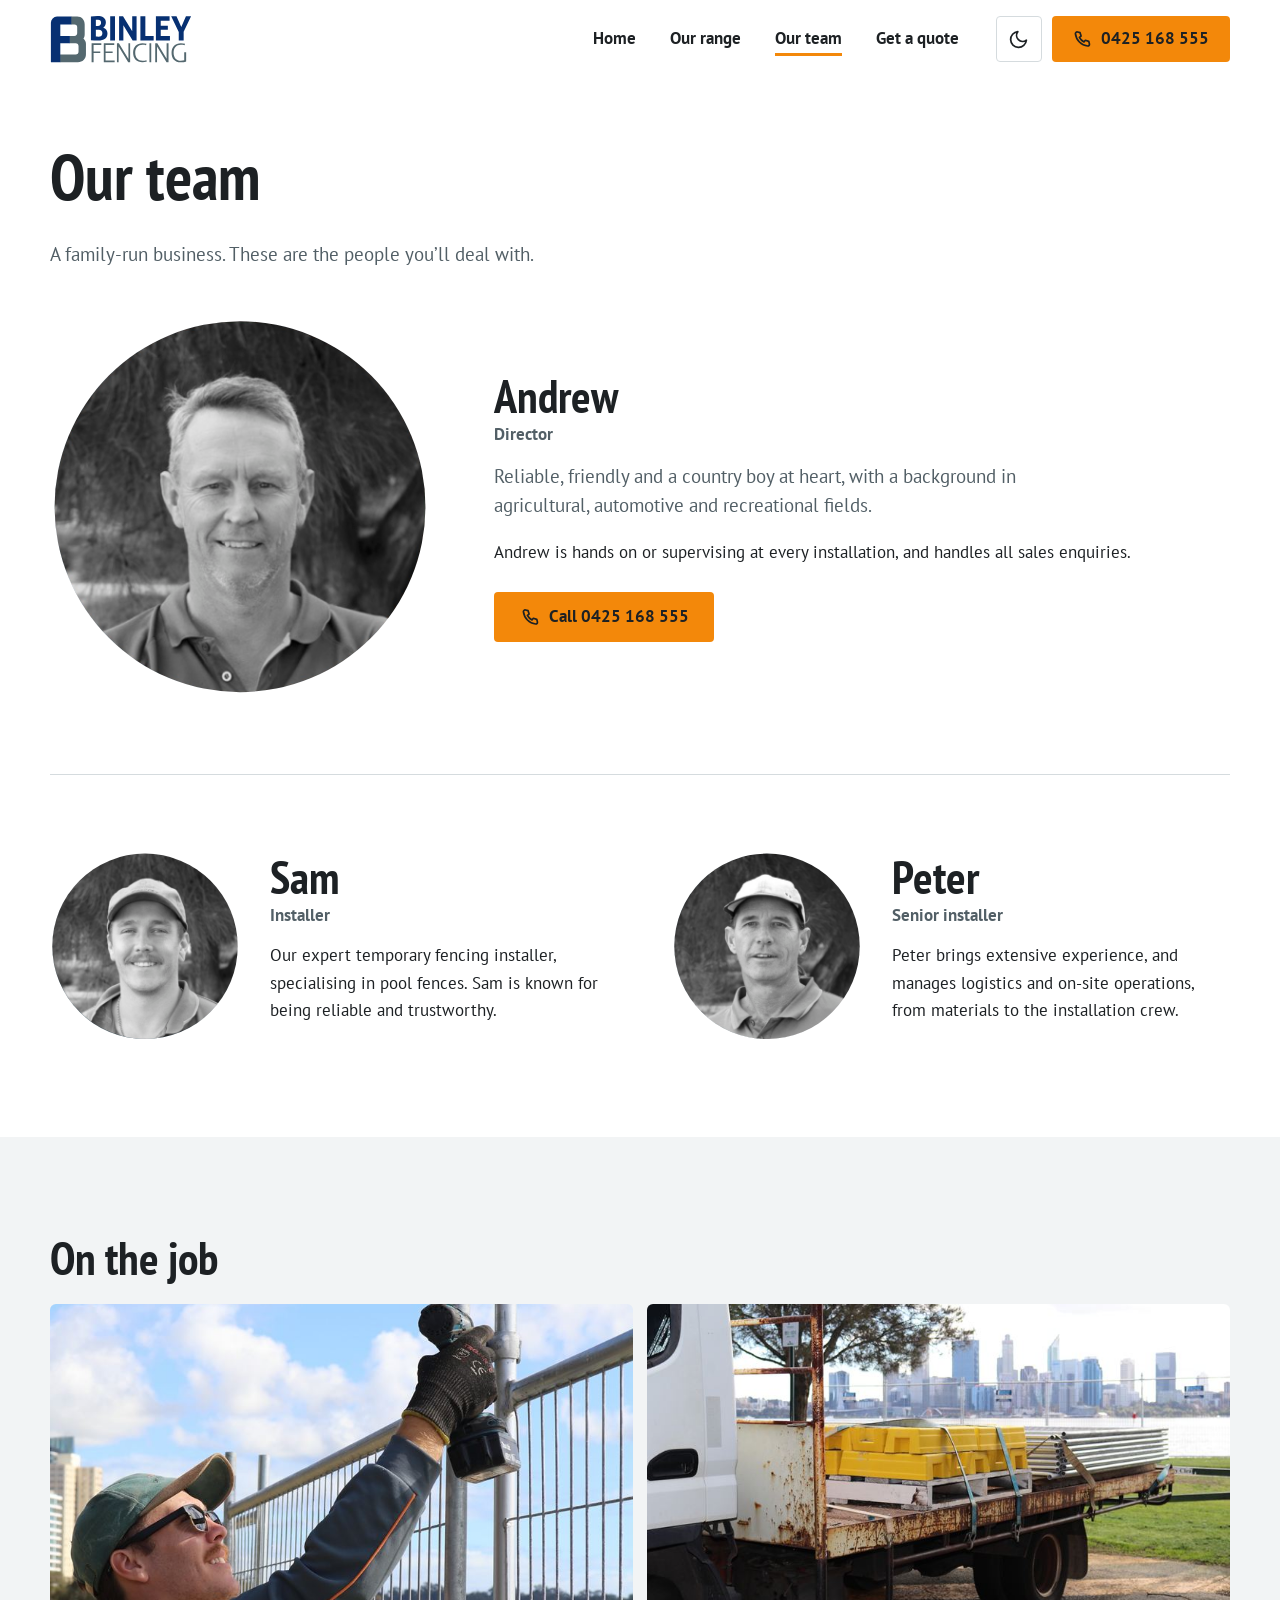
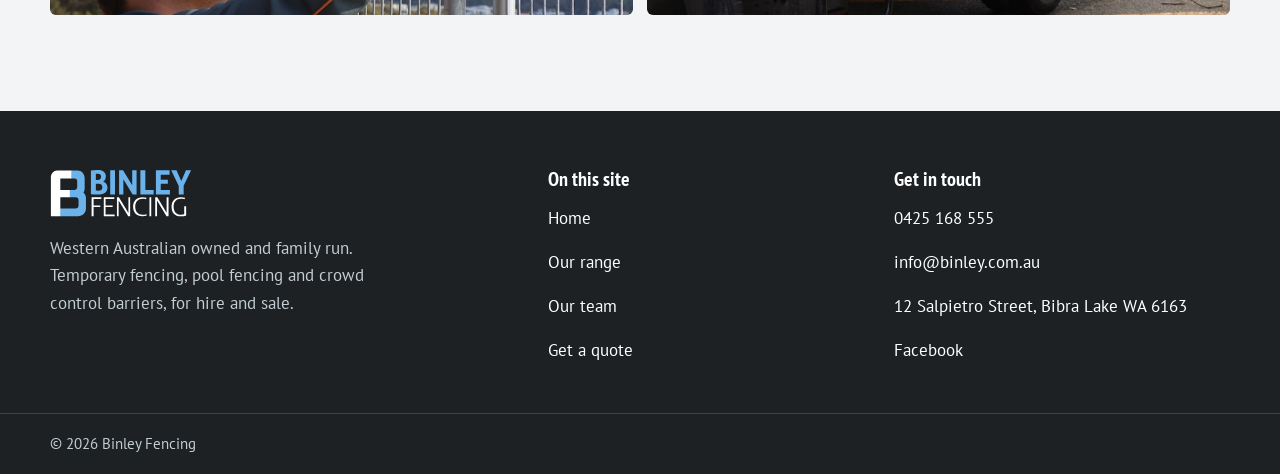
<file: team.html>
<!DOCTYPE html>
<html lang="en-AU">
<head>
  <meta charset="utf-8">
  <meta name="viewport" content="width=device-width, initial-scale=1, viewport-fit=cover">
  <title>Our Team | Binley Fencing</title>
  <meta name="description" content="Meet Andrew, Sam and Peter from Binley Fencing, a family-run temporary fencing business in Bibra Lake.">
  <meta name="robots" content="noindex">
  <meta name="theme-color" content="#ffffff">
  <meta property="og:type" content="website">
  <meta property="og:site_name" content="Binley Fencing">
  <meta property="og:title" content="Our Team | Binley Fencing">
  <meta property="og:description" content="Meet Andrew, Sam and Peter from Binley Fencing, a family-run temporary fencing business in Bibra Lake.">
  <meta property="og:url" content="https://dante1243.github.io/binley-fencing/team.html">
  <meta property="og:image" content="https://dante1243.github.io/binley-fencing/images/share.jpg">
  <meta property="og:image:width" content="1200">
  <meta property="og:image:height" content="630">
  <meta property="og:image:alt" content="A run of Binley temporary fencing beside the Swan River, with the Perth skyline behind">
  <meta name="twitter:card" content="summary_large_image">
  <script>(function(d){d.className+=' js';var t;try{t=localStorage.getItem('binley-theme')}catch(e){}if(t!=='light'&&t!=='dark'){t=window.matchMedia&&matchMedia('(prefers-color-scheme: dark)').matches?'dark':'light'}d.setAttribute('data-theme',t)})(document.documentElement);</script>
  <link rel="icon" href="images/favicon.svg" type="image/svg+xml">
  <link rel="apple-touch-icon" href="images/apple-touch-icon.png">
  <link rel="preconnect" href="https://fonts.googleapis.com">
  <link rel="preconnect" href="https://fonts.gstatic.com" crossorigin>
  <link href="https://fonts.googleapis.com/css2?family=PT+Sans+Narrow:wght@700&amp;family=PT+Sans:wght@400;700&amp;display=swap" rel="stylesheet">
  <link rel="stylesheet" href="css/style.css">
</head>
<body>
<a class="skip" href="#main">Skip to content</a>

<header class="site-header">
  <div class="wrap">
    <a class="brand" href="index.html" aria-label="Binley Fencing home"><svg class="logo" viewBox="10 18 195 66" aria-hidden="true"><g id="logo"><path class="lg-b" d="M38.8 20.21h8.4c6.4 0 10.36 4.79 10.36 10.99v13.4c0 2.8-.56 4.4-1.76 5.7 2.2 2 3.51 4.3 3.51 7.3V72c0 6.3-4.71 10.96-11.01 10.96H23.7V72.19H45a4.12 4.12 0 0 0 4.12-4.12V60.9A4.12 4.12 0 0 0 45 56.77h-8.2V46.75h6.6a3.87 3.87 0 0 0 3.87-3.87v-7.93a3.87 3.87 0 0 0-3.87-3.85h-4.6z"/><path class="lg-f" d="M11.1 82.96V28.6a8.4 8.4 0 0 1 8.4-8.39h19.7V31.1H24.05v15.65H37.2v10.02H24.05v26.19z"/><g class="lg-binley"><path d="M66.14 20.1c2.6-.6 5.8-.8 8.86-.8 7 0 11.7 2.7 11.7 8.7 0 3.6-1.5 6-3.6 7.4 3.5 1.1 5.8 4 5.8 7.6 0 6.6-4.4 10.1-12.9 10.1-3.5 0-7-.1-9.86-.5zm6.78 4.5V33h2.88c2.7 0 4.3-1.6 4.3-4.4 0-2.6-1.3-4.1-4.1-4.2-1 0-2 0-3.08.2zm0 13.69v9.41c.88.1 2.08.15 3.38.15 3.5 0 5.6-1.55 5.6-4.85 0-3-1.7-4.7-4.9-4.71z"/><path d="M92.64 19.8h6.61v33.14h-6.61zM104.87 19.8h5.43l12.62 20.5V19.8h6v33.14h-5.42L110.76 32.1v20.84h-5.89zM134.17 19.8h6.82v27.14h11.41v6h-18.23zM155.5 19.8h18.8v5.95h-12.16v6.97h9.78v5.7h-9.78V47h12.65v5.94H155.5zM176.5 19.8h7.3l6.6 14.8 6.4-14.8h7.05l-10.2 21.15v11.99h-6.74V41.4z"/></g><g class="lg-fencing"><path d="M67.08 57h13.36v2.24H69.82v8.79h9.2v2.16h-9.2V82.9h-2.74zM83.83 57h14.4v2.23H86.27v8.82H96v2.12h-9.73v10.34h12.5v2.39H83.83zM101.94 57h2.66l13.13 21.4V57h2.33v25.9h-2.66l-13.15-21.6v21.6h-2.31zM146.63 57h2.45v25.9h-2.45zM154.56 57h2.84l12.82 21.3V57h2.64v25.9h-2.76l-13.05-21.5v21.5h-2.49z"/><path d="m142.7 57.7-.9 1.8c-1.4-.4-2.9-.56-4.6-.56-6.2 0-10.15 4.26-10.15 11.06s3.95 10.94 10.05 10.94c1.9 0 3.7-.34 5.3-.89l.7 1.85c-1.7.7-3.9 1.08-6.2 1.08-7.9 0-12.73-4.98-12.73-12.98 0-8.1 5.03-13.15 12.83-13.15 2.1 0 4.1.25 5.7.85zM195.7 57.6l-.9 1.9c-1.6-.4-3.4-.55-5.1-.55-6.1 0-9.86 4.25-9.86 10.85 0 6.9 3.86 11.07 9.96 11.07 1.7 0 3.3-.17 4.62-.57v-11h2.66v12.6c-2.08.8-4.88 1.2-7.68 1.2-7.8 0-12.4-5.1-12.4-13.2 0-8.2 5-13.13 12.8-13.13 2.1 0 4.2.23 5.9.83z"/></g></g></svg></a>
    <nav class="nav" id="site-nav" aria-label="Main">
      <a href="index.html">Home</a>
      <a href="range.html">Our range</a>
      <a href="team.html" aria-current="page">Our team</a>
      <a href="contact.html">Get a quote</a>
    </nav>
    <div class="header-actions">
      <button class="icon-btn theme-toggle" type="button" aria-label="Switch to dark mode"><svg class="icon i-moon" viewBox="0 0 24 24" aria-hidden="true"><path d="M21 12.8A9 9 0 1 1 11.2 3a7 7 0 0 0 9.8 9.8z"/></svg><svg class="icon i-sun" viewBox="0 0 24 24" aria-hidden="true"><circle cx="12" cy="12" r="4"/><path d="M12 2v2M12 20v2M4.9 4.9l1.4 1.4M17.7 17.7l1.4 1.4M2 12h2M20 12h2M4.9 19.1l1.4-1.4M17.7 6.3l1.4-1.4"/></svg></button>
      <a class="btn btn--orange" href="tel:+61425168555" aria-label="Call Binley Fencing on 0425 168 555"><svg class="icon" viewBox="0 0 24 24" aria-hidden="true"><path d="M6.5 3.5l3 .8 1.2 4-2 1.6a13 13 0 0 0 5.4 5.4l1.6-2 4 1.2.8 3a2 2 0 0 1-2 2.5A16.5 16.5 0 0 1 4 5.5a2 2 0 0 1 2.5-2z"/></svg>0425 168 555</a>
      <button class="icon-btn menu-toggle" type="button" aria-controls="site-nav" aria-expanded="false" aria-label="Open menu"><span class="bars"></span></button>
    </div>
  </div>
</header>
<div class="scrim"></div>

<main id="main" tabindex="-1">
<section class="page-head"><div class="wrap"><h1>Our team</h1><p class="lead">A family-run business. These are the people you&rsquo;ll deal with.</p></div></section>

<section class="section">
  <div class="wrap">
    <div class="boss">
      <img class="face" src="images/andrew2-1.jpg" alt="Andrew" width="800" height="800">
      <div>
        <h2>Andrew</h2>
        <p class="role">Director</p>
        <p class="lead">Reliable, friendly and a country boy at heart, with a background in agricultural, automotive and recreational fields.</p>
        <p>Andrew is hands on or supervising at every installation, and handles all sales enquiries.</p>
        <div class="actions"><a class="btn btn--orange" href="tel:+61425168555"><svg class="icon" viewBox="0 0 24 24" aria-hidden="true"><path d="M6.5 3.5l3 .8 1.2 4-2 1.6a13 13 0 0 0 5.4 5.4l1.6-2 4 1.2.8 3a2 2 0 0 1-2 2.5A16.5 16.5 0 0 1 4 5.5a2 2 0 0 1 2.5-2z"/></svg>Call 0425 168 555</a></div>
      </div>
    </div>
    <div class="crew">
      <div><img class="face" src="images/sam.jpg" alt="Sam" width="800" height="800" loading="lazy"><div><h2>Sam</h2><p class="role">Installer</p><p>Our expert temporary fencing installer, specialising in pool fences. Sam is known for being reliable and trustworthy.</p></div></div>
      <div><img class="face" src="images/peter.jpg" alt="Peter" width="800" height="800" loading="lazy"><div><h2>Peter</h2><p class="role">Senior installer</p><p>Peter brings extensive experience, and manages logistics and on-site operations, from materials to the installation crew.</p></div></div>
    </div>
  </div>
</section>

<section class="section section--soft">
  <div class="wrap">
    <h2>On the job</h2>
    <div class="duo">
      <a class="photo" href="images/img30-1400.jpg" data-caption="Tightening a panel clamp"><img src="images/img30-1400.jpg" srcset="images/img30-800.jpg 800w, images/img30-1400.jpg 1400w" sizes="(max-width: 600px) 94vw, 580px" alt="An installer tightening a clamp at the top of a fence panel" width="1400" height="761" loading="lazy"></a>
      <a class="photo" href="images/img33-1400.jpg" data-caption="Panels and feet on the truck"><img src="images/img33-1400.jpg" srcset="images/img33-800.jpg 800w, images/img33-1400.jpg 1400w" sizes="(max-width: 600px) 94vw, 580px" alt="A truck loaded with fence panels and yellow feet, with fencing and the Perth skyline behind" width="1400" height="717" loading="lazy"></a>
    </div>
  </div>
</section>

</main>

<footer class="site-footer">
  <div class="wrap cols">
    <div>
      <svg class="logo" viewBox="10 18 195 66" role="img" aria-label="Binley Fencing"><use href="#logo"/></svg>
      <p>Western Australian owned and family run. Temporary fencing, pool fencing and crowd control barriers, for hire and sale.</p>
    </div>
    <div>
      <h2>On this site</h2>
      <ul>
        <li><a href="index.html">Home</a></li>
        <li><a href="range.html">Our range</a></li>
        <li><a href="team.html">Our team</a></li>
        <li><a href="contact.html">Get a quote</a></li>
      </ul>
    </div>
    <div>
      <h2>Get in touch</h2>
      <ul>
        <li><a href="tel:+61425168555">0425 168 555</a></li>
        <li><a href="mailto:info@binley.com.au">info@binley.com.au</a></li>
        <li><a href="https://www.google.com/maps/search/?api=1&amp;query=12+Salpietro+Street+Bibra+Lake+WA+6163" rel="noopener">12 Salpietro Street, Bibra Lake WA 6163</a></li>
        <li><a href="https://www.facebook.com/BinleyFencingWA/" rel="noopener">Facebook</a></li>
      </ul>
    </div>
  </div>
  <div class="fine"><div class="wrap"><p>&copy; <span class="year">2026</span> Binley Fencing</p></div></div>
</footer>

<div class="call-bar">
  <a class="btn btn--orange" href="tel:+61425168555" aria-label="Call Binley Fencing on 0425 168 555"><svg class="icon" viewBox="0 0 24 24" aria-hidden="true"><path d="M6.5 3.5l3 .8 1.2 4-2 1.6a13 13 0 0 0 5.4 5.4l1.6-2 4 1.2.8 3a2 2 0 0 1-2 2.5A16.5 16.5 0 0 1 4 5.5a2 2 0 0 1 2.5-2z"/></svg>0425 168 555</a>
  <a class="btn btn--line" href="contact.html">Get a quote</a>
</div>
<script src="js/main.js"></script>
</body>
</html>
</file>
<file: css/style.css>
/* Binley Fencing
   Colours: navy and slate from their logo, orange and near-black from binley.com.au,
   yellow from the fence feet in their photos (drawings only). */

:root {
  --navy: #073072; --navy-hi: #0d4399; --orange: #f3880a; --orange-hi: #ffa033; --ink: #1d2124; --foot: #f2b90c;
  --bg: #fff; --soft: #f2f4f5; --surface: #fff; --text: #1d2124; --muted: #525f66; --line: #d5dbde; --field: #76848b;
  --link: #073072; --focus: #b35c00; --tube: #93a1a8; --mesh: #a9b5bb;
  --lg-f: #073072; --lg-b: #54686f; --lg-binley: #073072; --lg-fencing: #54686f;
  --header: rgba(255, 255, 255, .88); --shadow: 0 14px 34px rgba(13, 25, 40, .2);
  --display: "PT Sans Narrow", "PT Narrow Fallback", "Arial Narrow", sans-serif;
  --body: "PT Sans", "PT Fallback", system-ui, sans-serif;
  --ease: cubic-bezier(.2, .7, .2, 1); --fast: 160ms; --med: 280ms; --head: 78px;
  color-scheme: light;
}
[data-theme="dark"] {
  --bg: #14181b; --soft: #1b2125; --surface: #22292e; --text: #eef1f2; --muted: #aab6bc; --line: #363f45; --field: #74838b;
  --link: #a3c8f2; --focus: #ffa033; --tube: #7d8b93; --mesh: #5d6a72;
  --lg-f: #fff; --lg-b: #6cb2ea; --lg-binley: #6cb2ea; --lg-fencing: #fff;
  --header: rgba(20, 24, 27, .88); --shadow: 0 14px 34px rgba(0, 0, 0, .5); color-scheme: dark;
}
/* Same dark values when JavaScript is off */
@media (prefers-color-scheme: dark) {
  :root:not([data-theme]) {
    --bg: #14181b; --soft: #1b2125; --surface: #22292e; --text: #eef1f2; --muted: #aab6bc; --line: #363f45; --field: #74838b;
    --link: #a3c8f2; --focus: #ffa033; --tube: #7d8b93; --mesh: #5d6a72;
    --lg-f: #fff; --lg-b: #6cb2ea; --lg-binley: #6cb2ea; --lg-fencing: #fff;
    --header: rgba(20, 24, 27, .88); --shadow: 0 14px 34px rgba(0, 0, 0, .5); color-scheme: dark;
  }
}

/* Fallbacks sized to match, so text doesn't jump when the fonts arrive */
@font-face { font-family: "PT Fallback"; src: local("Arial"), local("Helvetica"), local("Roboto"); size-adjust: 94%; }
@font-face { font-family: "PT Narrow Fallback"; src: local("Arial Bold"), local("Arial"), local("Roboto"); size-adjust: 76%; ascent-override: 130%; }

*, *::before, *::after { box-sizing: border-box; }
html { scroll-padding-top: calc(var(--head) + 18px); -webkit-text-size-adjust: 100%; text-size-adjust: 100%; }
html.smooth { scroll-behavior: smooth; }
html.theme-fade, html.theme-fade * { transition: background-color var(--med) ease-out, color var(--med) ease-out, border-color var(--med) ease-out, fill var(--med) ease-out !important; }
body { margin: 0; font: 400 1.0625rem/1.6 var(--body); color: var(--text); background: var(--bg); }
img, svg { max-width: 100%; display: block; }
img { height: auto; }
a { color: var(--link); text-underline-offset: 3px; }
h1, h2, h3 { font-family: var(--display); font-weight: 700; line-height: 1.08; margin: 0 0 .45em; text-wrap: balance; }
h1 { font-size: clamp(2.5rem, 5.4vw, 4rem); }
h2 { font-size: clamp(2rem, 4vw, 2.9rem); }
h3 { font-size: 1.55rem; }
p { margin: 0 0 1em; text-wrap: pretty; }
ul { margin: 0; padding: 0; list-style: none; }
figure, blockquote, fieldset { margin: 0; padding: 0; border: 0; min-width: 0; }
button, input, select, textarea { font: inherit; color: inherit; }
::selection { background: var(--orange); color: var(--ink); }
:focus-visible { outline: 3px solid var(--focus); outline-offset: 3px; border-radius: 4px; }
main:focus { outline: none; }
.wrap { width: 100%; max-width: 1224px; margin: 0 auto; padding: 0 22px; }
.skip { position: fixed; left: 12px; top: -80px; z-index: 100; background: var(--orange); color: var(--ink); padding: 12px 18px; border-radius: 4px; font-weight: 700; }
.skip:focus { top: 10px; }
.icon { width: 1.2em; height: 1.2em; flex: none; fill: none; stroke: currentColor; stroke-width: 2; stroke-linecap: round; stroke-linejoin: round; }
.lead { font-size: 1.2rem; line-height: 1.5; color: var(--muted); max-width: 58ch; }
.lead a { padding: 10px 0; }
.note { font-size: .95rem; color: var(--muted); margin: 0; }
.sr { position: absolute; width: 1px; height: 1px; overflow: hidden; clip-path: inset(50%); white-space: nowrap; }

/* ---------- Buttons ---------- */
.btn { display: inline-flex; align-items: center; justify-content: center; gap: .5em; min-height: 50px; padding: .6em 1.4em; border: 2px solid transparent; border-radius: 4px; font: 700 1.0625rem/1.15 var(--body); text-decoration: none; text-align: center; cursor: pointer; transition: transform var(--fast) var(--ease), background-color var(--fast) var(--ease), border-color var(--fast) var(--ease), color var(--fast) var(--ease), box-shadow var(--fast) var(--ease); }
.btn:hover { transform: translateY(-2px); }
.btn:active { transform: none; }
.btn--orange { background: var(--orange); color: var(--ink); }
.btn--orange:hover { background: var(--orange-hi); box-shadow: 0 8px 20px rgba(243, 136, 10, .3); }
.btn--line { border-color: currentColor; color: var(--text); background: transparent; }
.btn--line:hover { background: var(--text); border-color: var(--text); color: var(--bg); }
.actions { display: flex; flex-wrap: wrap; gap: 12px; margin-top: 26px; }

/* ---------- Header ---------- */
.site-header { position: sticky; top: 0; z-index: 50; }
/* blur sits on a pseudo-element: on the header itself it would trap the fixed menu */
.site-header::before { content: ""; position: absolute; inset: 0; z-index: -1; background: var(--header); -webkit-backdrop-filter: saturate(160%) blur(14px); backdrop-filter: saturate(160%) blur(14px); border-bottom: 1px solid transparent; transition: border-color var(--med) var(--ease), box-shadow var(--med) var(--ease); }
.site-header.is-scrolled::before { border-color: var(--line); box-shadow: 0 6px 22px rgba(13, 25, 40, .1); }
.site-header > .wrap { display: flex; align-items: center; gap: 12px; min-height: var(--head); }
.brand { display: block; flex: none; padding: 6px 0; }
.logo { width: 142px; height: 48px; }
.lg-f { fill: var(--lg-f); }
.lg-b { fill: var(--lg-b); }
.lg-binley { fill: var(--lg-binley); }
.lg-fencing { fill: var(--lg-fencing); }
.nav { display: flex; gap: 4px; margin-left: auto; }
.nav a { position: relative; display: flex; align-items: center; min-height: 46px; padding: 0 15px; color: var(--text); text-decoration: none; font-weight: 700; white-space: nowrap; }
.nav a::after { content: ""; position: absolute; left: 15px; right: 15px; bottom: 6px; height: 3px; background: var(--orange); transform: scaleX(0); transform-origin: left; transition: transform var(--med) var(--ease); }
.nav a:hover::after, .nav a[aria-current="page"]::after { transform: scaleX(1); }
.header-actions { display: flex; align-items: center; gap: 10px; margin-left: 10px; }
.header-actions .btn { min-height: 46px; padding: 0 1.1em; white-space: nowrap; }
.icon-btn { width: 46px; height: 46px; flex: none; display: inline-grid; place-items: center; border: 1px solid var(--line); border-radius: 4px; background: var(--surface); color: var(--text); cursor: pointer; transition: background-color var(--fast) var(--ease), border-color var(--fast) var(--ease); }
.icon-btn:hover { background: var(--soft); border-color: var(--field); }
.icon-btn .icon { width: 21px; height: 21px; transition: transform var(--med) var(--ease); }
.theme-toggle:hover .icon { transform: rotate(18deg); }
.i-sun, [data-theme="dark"] .i-moon { display: none; }
[data-theme="dark"] .i-sun { display: block; }
html:not(.js) .theme-toggle, html:not(.js) .menu-toggle { display: none; }
.menu-toggle { display: none; }
.bars, .bars::before, .bars::after { display: block; width: 20px; height: 2px; background: currentColor; transition: transform var(--med) var(--ease), background-color var(--fast); }
.bars { position: relative; }
.bars::before, .bars::after { content: ""; position: absolute; left: 0; }
.bars::before { top: -6px; }
.bars::after { top: 6px; }
.menu-open .bars { background: transparent; }
.menu-open .bars::before { transform: translateY(6px) rotate(45deg); }
.menu-open .bars::after { transform: translateY(-6px) rotate(-45deg); }
.scrim { display: none; }

/* ---------- Layout ---------- */
.section { padding: clamp(60px, 7.5vw, 104px) 0; }
.section--soft { background: var(--soft); }
.section > .wrap > .lead { margin-bottom: 0; }
.page-head { padding: clamp(38px, 5vw, 68px) 0 clamp(28px, 4vw, 48px); }
.page-head .lead { margin: 0; }
.page-head + .section { padding-top: 0; }
.split { display: grid; grid-template-columns: minmax(0, 1.1fr) minmax(0, 1fr); gap: clamp(30px, 5vw, 70px); align-items: center; }
.photo { display: block; overflow: hidden; border-radius: 6px; background: var(--soft); }
.photo img { width: 100%; height: 100%; object-fit: cover; transition: transform 500ms var(--ease); }
.photo--32 { aspect-ratio: 3 / 2; }
.photo--32 img { object-position: 30% 50%; }
a.photo:hover img { transform: scale(1.04); }

/* ---------- Hero: a Binley sign hung on a Binley fence ---------- */
.hero { position: relative; background: #7d8a95; }
.hero-pic img { width: 100%; height: clamp(540px, 50vw, 740px); object-fit: cover; object-position: 50% 46%; }
.sign { position: relative; background: var(--navy); color: #fff; border-radius: 5px; box-shadow: 0 22px 50px rgba(5, 14, 32, .42); }
.hero .sign { position: absolute; top: 50%; left: 51vw; width: clamp(370px, 31.5vw, 540px); transform: translateY(-52%); }
.sign-hole { position: absolute; width: 9px; height: 9px; border-radius: 50%; background: #04193d; box-shadow: inset 0 1px 2px rgba(0, 0, 0, .6), 0 0 0 1.5px rgba(255, 255, 255, .28); }
.sign-hole:nth-of-type(1) { left: 12px; top: 12px; }
.sign-hole:nth-of-type(2) { right: 12px; top: 12px; }
.sign-hole:nth-of-type(3) { left: 12px; bottom: 12px; }
.sign-hole:nth-of-type(4) { right: 12px; bottom: 12px; }
.sign-top { padding: clamp(28px, 2.6vw, 42px) clamp(26px, 2.6vw, 44px) 4px; }
.sign h1 { font-size: clamp(2.4rem, 3.7vw, 3.7rem); line-height: 1.02; margin-bottom: .35em; }
.sign-top p { font-size: 1.1rem; line-height: 1.45; color: #dbe5f4; margin-bottom: 1.1em; }
.sign-phone { display: flex; align-items: center; justify-content: center; gap: .3em; padding: 12px 16px; background: #fff; color: var(--navy); font: 700 clamp(2.6rem, 4.2vw, 4.2rem)/1.05 var(--display); text-decoration: none; white-space: nowrap; font-variant-numeric: lining-nums; transition: background-color var(--fast) var(--ease), color var(--fast) var(--ease); }
.sign-phone:hover { background: var(--orange); color: var(--ink); }
.sign-phone:focus-visible { outline-color: var(--orange); outline-offset: -5px; }
.sign-foot { display: flex; flex-wrap: wrap; gap: 10px; padding: 20px clamp(26px, 2.6vw, 44px) clamp(28px, 2.4vw, 38px); }
.sign-foot .btn { flex: 1 1 130px; padding-left: .8em; padding-right: .8em; }
.sign .btn--line { color: #fff; border-color: rgba(255, 255, 255, .7); }
.sign .btn--line:hover { background: #fff; border-color: #fff; color: var(--navy); }
.sign :focus-visible { outline-color: var(--orange-hi); }

/* ---------- Panel estimator ---------- */
.est-grid { display: grid; grid-template-columns: minmax(0, 1.25fr) minmax(0, 1fr); gap: 26px clamp(30px, 5vw, 80px); margin-top: 28px; }
.est-form { display: grid; gap: 24px; align-content: start; }
.seg legend, .est-len > label { display: block; padding: 0; margin: 0 0 9px; font-weight: 700; }
.seg-row { display: grid; grid-template-columns: repeat(3, minmax(0, 1fr)); gap: 8px; }
.seg-row label { position: relative; display: block; cursor: pointer; }
.seg-row input { position: absolute; inset: 0; width: 100%; height: 100%; margin: 0; opacity: 0; cursor: pointer; }
.seg-row span { display: flex; flex-direction: column; justify-content: center; min-height: 62px; padding: 8px 14px; border: 2px solid var(--line); border-radius: 4px; background: var(--surface); font-weight: 700; line-height: 1.2; transition: border-color var(--fast) var(--ease), background-color var(--fast) var(--ease), color var(--fast) var(--ease); }
.seg-row small { font-size: .9rem; font-weight: 400; color: var(--muted); transition: color var(--fast) var(--ease); }
.seg-row label:hover span { border-color: var(--field); }
.seg-row input:checked + span { background: var(--navy); border-color: var(--navy); color: #fff; }
[data-theme="dark"] .seg-row input:checked + span { background: var(--navy-hi); border-color: var(--navy-hi); }
.seg-row input:checked + span small { color: #dbe5f4; }
.seg-row input:focus-visible + span { outline: 3px solid var(--focus); outline-offset: 3px; }
.len-row { display: grid; grid-template-columns: 130px minmax(0, 1fr); gap: 20px; align-items: center; }
.len-box { position: relative; }
.len-box::after { content: "m"; position: absolute; right: 16px; top: 50%; transform: translateY(-50%); color: var(--muted); pointer-events: none; }
.len-box input { width: 100%; min-height: 56px; padding: 6px 38px 6px 16px; border: 2px solid var(--field); border-radius: 4px; background: var(--surface); font-size: 1.4rem; font-weight: 700; -moz-appearance: textfield; appearance: textfield; }
.len-box input::-webkit-outer-spin-button, .len-box input::-webkit-inner-spin-button { -webkit-appearance: none; margin: 0; }
input[type="range"] { -webkit-appearance: none; appearance: none; width: 100%; height: 44px; margin: 0; background: transparent; cursor: pointer; }
input[type="range"]::-webkit-slider-runnable-track { height: 6px; border-radius: 3px; background: linear-gradient(to right, var(--orange) var(--fill, 20%), var(--tube) var(--fill, 20%)); }
input[type="range"]::-moz-range-track { height: 6px; border-radius: 3px; background: var(--tube); }
input[type="range"]::-moz-range-progress { height: 6px; border-radius: 3px; background: var(--orange); }
input[type="range"]::-webkit-slider-thumb { -webkit-appearance: none; width: 30px; height: 30px; margin-top: -12px; border: 3px solid var(--bg); border-radius: 50%; background: var(--orange); box-shadow: 0 0 0 2px var(--orange); transition: transform var(--fast) var(--ease); }
input[type="range"]::-moz-range-thumb { width: 24px; height: 24px; border: 3px solid var(--bg); border-radius: 50%; background: var(--orange); box-shadow: 0 0 0 2px var(--orange); }
input[type="range"]:active::-webkit-slider-thumb { transform: scale(1.12); }
.est-out { display: flex; flex-direction: column; justify-content: center; align-items: flex-start; padding: 24px 28px; background: var(--surface); border-radius: 6px; border: 1px solid var(--line); }
.est-num { font: 700 clamp(3.2rem, 6vw, 4.6rem)/1 var(--display); color: var(--link); font-variant-numeric: tabular-nums lining-nums; }
.est-sum { margin: 6px 0 18px; color: var(--muted); min-height: 1.6em; }
.estimator { padding-bottom: 0; }
.est-form .note { margin-top: -8px; }
.est-draw { margin-top: 22px; height: 130px; }
.est-draw svg { width: 100%; height: 130px; overflow: visible; }
.est-draw text { font: 700 18px var(--display); fill: var(--muted); }
.d-tube { fill: none; stroke: var(--tube); stroke-width: 2.4; stroke-linejoin: round; }
.d-mesh { fill: none; stroke: var(--mesh); stroke-width: .9; }
.d-foot { fill: var(--foot); }
.d-base { fill: var(--tube); }
.d-ground { stroke: var(--line); stroke-width: 2; }
html:not(.js) .est-form, html:not(.js) .est-draw { display: none; }

/* ---------- Range as a run of fence panels ---------- */
.fence { display: grid; grid-template-columns: repeat(4, minmax(0, 1fr)); margin: 40px -6px 0; }
.fence a { display: block; padding: 0 6px; color: inherit; text-decoration: none; }
.fence .pic { position: relative; display: block; margin-bottom: 34px; }
.fence .pic::before, .fence .pic::after { content: ""; position: absolute; bottom: -13px; width: 38px; height: 14px; background: var(--foot); clip-path: polygon(16% 0, 84% 0, 100% 100%, 0 100%); }
.fence .pic::before { left: -22px; }
.fence .pic::after { right: -22px; }
.fence .frame { display: block; aspect-ratio: 4 / 3; overflow: hidden; border: 5px solid var(--tube); border-radius: 7px; background: var(--soft); }
.fence img { width: 100%; height: 100%; object-fit: cover; transition: transform 500ms var(--ease); }
.fence a:hover img { transform: scale(1.05); }
.fence h3 { display: inline; background: linear-gradient(var(--orange), var(--orange)) left bottom / 0 3px no-repeat; transition: background-size var(--med) var(--ease); }
.fence a:hover h3 { background-size: 100% 3px; }
.fence .txt { padding-right: 18px; }
.fence p { margin: 8px 0 0; color: var(--muted); }

/* ---------- Owner operated, reviews, sign strip ---------- */
.sectors { display: flex; flex-wrap: wrap; gap: 8px; margin-top: 24px; }
.sectors li { padding: 6px 14px; border: 1px solid var(--line); border-radius: 4px; background: var(--surface); }
.reviews { display: grid; grid-template-columns: repeat(3, minmax(0, 1fr)); gap: 44px clamp(28px, 4vw, 56px); margin-top: 36px; }
.reviews figure { padding-top: 22px; border-top: 4px solid var(--orange); }
.reviews blockquote { font-size: 1.15rem; line-height: 1.5; }
.reviews blockquote p { margin-bottom: .9em; }
.reviews figcaption b { display: block; }
.reviews figcaption { color: var(--muted); line-height: 1.4; }
.reviews figcaption b { color: var(--text); }
.reviews .big { grid-column: 1 / -1; }
.reviews .big blockquote { font: 700 clamp(1.7rem, 3.2vw, 2.5rem)/1.2 var(--display); }
.reviews .big blockquote p { max-width: 24em; text-wrap: balance; }
.strip { background: var(--navy); color: #fff; }
.strip .wrap { display: grid; grid-template-columns: minmax(0, 1fr) auto; gap: 22px 50px; align-items: center; padding-top: clamp(40px, 5vw, 64px); padding-bottom: clamp(40px, 5vw, 64px); }
.strip h2 { margin: 0 0 .2em; }
.strip p { margin: 0; color: #dbe5f4; }
.strip .sign-phone { border-radius: 4px; padding: 14px 32px; }
.strip :focus-visible { outline-color: var(--orange-hi); }

/* ---------- Range page ---------- */
.scale { display: grid; grid-template-columns: repeat(4, minmax(0, 1fr)); gap: 14px; margin-top: 34px; }
.scale a { display: flex; flex-direction: column; justify-content: flex-end; padding: 18px 18px 14px; border: 2px solid var(--line); border-radius: 6px; background: var(--surface); color: var(--text); text-decoration: none; transition: border-color var(--fast) var(--ease), transform var(--fast) var(--ease), box-shadow var(--fast) var(--ease); }
.scale a:hover { border-color: var(--orange); transform: translateY(-3px); box-shadow: var(--shadow); }
.scale svg { width: 100%; height: auto; margin-bottom: 12px; }
.scale b { font: 700 1.35rem/1.15 var(--display); }
.scale small { font-size: .98rem; line-height: 1.4; color: var(--muted); }
.scale-note { margin-top: 12px; }
.product { display: grid; grid-template-columns: minmax(0, 1.08fr) minmax(0, 1fr); gap: 34px clamp(34px, 5vw, 72px); align-items: start; padding: clamp(44px, 6vw, 78px) 0; border-top: 1px solid var(--line); }
.product:first-child { border-top: 0; padding-top: 0; }
.product:last-child { padding-bottom: 0; }
.shots { display: grid; grid-template-columns: repeat(3, minmax(0, 1fr)); gap: 10px; }
.shots .photo { aspect-ratio: 4 / 3; }
.shots .photo:first-child { grid-column: 1 / -1; aspect-ratio: 3 / 2; }
.specs { width: 100%; border-collapse: collapse; margin: 22px 0 24px; }
.specs th, .specs td { text-align: left; vertical-align: top; padding: 11px 0; border-bottom: 1px solid var(--line); }
.specs th { width: 44%; padding-right: 16px; font-weight: 400; color: var(--muted); }
.specs td { font-weight: 700; }
.suits { margin: 0 0 24px; }
.suits b { display: block; }
.extras { display: grid; grid-template-columns: repeat(3, minmax(0, 1fr)); gap: 44px clamp(24px, 3vw, 40px); margin-top: 36px; }
.extras .photo { aspect-ratio: 5 / 3; margin-bottom: 16px; }
.extras h3 { margin-bottom: .25em; }
.extras p { margin: 0; }
.extras .tile { display: flex; flex-direction: column; justify-content: flex-end; padding: 28px; border-radius: 6px; background: var(--surface); border: 1px solid var(--line); }

/* ---------- Team ---------- */
.boss { display: grid; grid-template-columns: minmax(0, 380px) minmax(0, 1fr); gap: clamp(30px, 5vw, 80px); align-items: center; }
.face { width: 100%; clip-path: circle(48.8%); }
.role { font-weight: 700; color: var(--muted); margin-bottom: .8em; }
.boss h2, .crew h2 { margin-bottom: 0; }
.crew { display: grid; grid-template-columns: repeat(2, minmax(0, 1fr)); gap: 44px clamp(34px, 5vw, 72px); margin-top: clamp(50px, 6vw, 80px); padding-top: clamp(50px, 6vw, 80px); border-top: 1px solid var(--line); }
.crew > div { display: grid; grid-template-columns: 190px minmax(0, 1fr); gap: 30px; align-items: center; }
.duo { display: grid; grid-template-columns: repeat(2, minmax(0, 1fr)); gap: 14px; }
.duo .photo { aspect-ratio: 15 / 8; }

/* ---------- Contact ---------- */
.contact { display: grid; grid-template-columns: minmax(0, 1.35fr) minmax(0, 1fr); gap: 50px clamp(34px, 6vw, 90px); align-items: start; }
.enquiry { display: grid; gap: 20px; }
.row { display: grid; grid-template-columns: repeat(2, minmax(0, 1fr)); gap: 20px; }
.field { display: grid; gap: 7px; align-content: start; font-weight: 700; }
.field small { font-weight: 400; color: var(--muted); }
.field input, .field textarea { width: 100%; min-height: 52px; padding: 11px 14px; border: 2px solid var(--field); border-radius: 4px; background: var(--surface); font-weight: 400; transition: border-color var(--fast) var(--ease); }
.field input:hover, .field textarea:hover { border-color: var(--link); }
.field textarea { min-height: 140px; resize: vertical; }
.field input[aria-invalid="true"] { border-color: #c62a1b; }
.err { display: none; font-weight: 400; color: #b3220f; }
[data-theme="dark"] .err { color: #ff9d8e; }
[aria-invalid="true"] ~ .err { display: block; }
.checks legend { padding: 0; margin-bottom: 9px; font-weight: 700; }
.checks div { display: grid; grid-template-columns: repeat(2, minmax(0, 1fr)); gap: 8px; }
.checks label { display: flex; align-items: center; gap: 12px; min-height: 50px; padding: 8px 14px; border: 2px solid var(--line); border-radius: 4px; background: var(--surface); line-height: 1.25; cursor: pointer; transition: border-color var(--fast) var(--ease), background-color var(--fast) var(--ease); }
.checks label:hover { border-color: var(--field); }
.checks label:has(:checked) { border-color: var(--link); }
.checks input { width: 22px; height: 22px; margin: 0; flex: none; accent-color: var(--orange); }
.enquiry .btn { justify-self: start; min-width: 220px; }
.status { margin: 0; padding: 14px 18px; border-left: 5px solid var(--orange); background: var(--soft); }
.status:empty { display: none; }
.details { padding: 30px 32px 22px; background: var(--soft); border-radius: 6px; }
.details dt { font-weight: 700; }
.details dd { margin: 0 0 14px; }
.details a { display: inline-flex; align-items: center; min-height: 44px; font-weight: 700; overflow-wrap: anywhere; }
.details .big-num { font: 700 2.5rem/1.1 var(--display); text-decoration: none; }
.details .big-num:hover { text-decoration: underline; }
.contact .photo { margin-top: 22px; aspect-ratio: 15 / 8; }

/* ---------- Footer ---------- */
.site-footer { background: var(--ink); color: #c3cdd2; padding-top: 58px; --lg-f: #fff; --lg-b: #6cb2ea; --lg-binley: #6cb2ea; --lg-fencing: #fff; }
.site-footer .cols { display: grid; grid-template-columns: 1.5fr 1fr 1.1fr; gap: 40px; }
.site-footer .logo { margin-bottom: 18px; }
.site-footer p { max-width: 36ch; }
.site-footer h2 { font-size: 1.25rem; color: #fff; margin-bottom: 6px; }
.site-footer a { display: inline-flex; align-items: center; min-height: 44px; min-width: 44px; color: #fff; text-decoration: none; overflow-wrap: anywhere; }
.site-footer a:hover { text-decoration: underline; }
.site-footer :focus-visible { outline-color: var(--orange-hi); }
.fine { margin-top: 40px; padding: 18px 0; border-top: 1px solid rgba(255, 255, 255, .15); font-size: .95rem; }
.fine p { margin: 0; max-width: none; }
[data-theme="dark"] .site-footer { background: #0e1113; }

/* ---------- Phone call bar, back to top ---------- */
.call-bar { display: none; position: fixed; inset: auto 0 0; z-index: 40; gap: 10px; padding: 10px 12px calc(10px + env(safe-area-inset-bottom)); background: var(--header); -webkit-backdrop-filter: saturate(160%) blur(14px); backdrop-filter: saturate(160%) blur(14px); border-top: 1px solid var(--line); }
.call-bar .btn { flex: 1 1 50%; padding: 0 .4em; white-space: nowrap; }
.to-top { position: fixed; right: 20px; bottom: 20px; z-index: 39; width: 48px; height: 48px; display: grid; place-items: center; border: 0; border-radius: 4px; background: var(--text); color: var(--bg); box-shadow: var(--shadow); cursor: pointer; opacity: 0; visibility: hidden; transform: translateY(12px); transition: opacity var(--med) var(--ease), transform var(--med) var(--ease), visibility 0s linear var(--med), background-color var(--fast) var(--ease), color var(--fast) var(--ease); }
.to-top.is-visible { opacity: 1; visibility: visible; transform: none; transition: opacity var(--med) var(--ease), transform var(--med) var(--ease), visibility 0s, background-color var(--fast) var(--ease), color var(--fast) var(--ease); }
.to-top:hover { background: var(--orange); color: var(--ink); }
.to-top .icon { width: 22px; height: 22px; }

/* ---------- Photo viewer ---------- */
.lightbox { width: 100vw; height: 100dvh; max-width: none; max-height: none; margin: 0; padding: 0; border: 0; overflow: hidden; background: rgba(10, 13, 16, .95); color: #fff; }
.lightbox[open] { display: grid; grid-template-rows: minmax(0, 1fr) auto; animation: fade 220ms ease-out; }
.lightbox::backdrop { background: rgba(10, 13, 16, .6); }
.lightbox img { max-width: min(94vw, 1200px); max-height: 80dvh; margin: auto; object-fit: contain; border-radius: 4px; animation: zoom 260ms var(--ease); }
.lightbox p { margin: 0; padding: 8px 80px 26px; min-height: 72px; text-align: center; }
.lightbox button { position: absolute; width: 50px; height: 50px; display: grid; place-items: center; border: 0; border-radius: 4px; background: rgba(255, 255, 255, .16); color: #fff; cursor: pointer; transition: background-color var(--fast); }
.lightbox button:hover { background: var(--orange); color: var(--ink); }
.lightbox :focus-visible { outline-color: var(--orange-hi); }
.lightbox .icon { width: 24px; height: 24px; }
.lb-close { top: 14px; right: 14px; }
.lb-prev { left: 14px; top: calc(50% - 25px); }
.lb-next { right: 14px; top: calc(50% - 25px); }
@keyframes fade { from { opacity: 0; } }
@keyframes zoom { from { opacity: 0; transform: scale(.97); } }

/* ---------- Scroll fade-in ---------- */
.js .reveal { opacity: 0; transform: translateY(20px); }
.js .reveal.is-in { opacity: 1; transform: none; transition: opacity 480ms var(--ease) var(--delay, 0ms), transform 480ms var(--ease) var(--delay, 0ms); }

/* ---------- Smaller screens ---------- */
@media (max-width: 1060px) {
  .fence { grid-template-columns: repeat(2, minmax(0, 1fr)); gap: 40px 0; }
  .scale { grid-template-columns: repeat(2, minmax(0, 1fr)); }
  .extras { grid-template-columns: repeat(2, minmax(0, 1fr)); }
  .crew > div { grid-template-columns: 130px minmax(0, 1fr); gap: 22px; }
}
@media (max-width: 960px) {
  .menu-toggle { display: inline-grid; }
  .header-actions { margin-left: auto; }
  .js .nav { position: fixed; top: var(--head); left: 0; right: 0; flex-direction: column; gap: 0; margin: 0; padding: 8px 22px 22px; background: var(--bg); border-bottom: 1px solid var(--line); box-shadow: 0 22px 34px rgba(13, 25, 40, .18); opacity: 0; visibility: hidden; transform: translateY(-14px); transition: opacity var(--med) var(--ease), transform var(--med) var(--ease), visibility 0s linear var(--med); }
  .js .menu-open .nav { opacity: 1; visibility: visible; transform: none; transition: opacity var(--med) var(--ease), transform var(--med) var(--ease), visibility 0s; }
  .js .nav a { min-height: 56px; padding: 0 4px; font-size: 1.2rem; border-bottom: 1px solid var(--line); }
  .js .nav a:last-child { border-bottom: 0; }
  .js .nav a::after { left: 4px; right: auto; width: 36px; bottom: 8px; }
  html:not(.js) .site-header > .wrap { flex-wrap: wrap; padding-bottom: 8px; }
  html:not(.js) .nav { order: 3; width: 100%; margin: 0; flex-wrap: wrap; }
  .js .scrim { display: block; position: fixed; inset: 0; z-index: 45; background: rgba(8, 14, 22, .45); opacity: 0; visibility: hidden; transition: opacity var(--med) var(--ease), visibility 0s linear var(--med); }
  .js .menu-open .scrim { opacity: 1; visibility: visible; transition: opacity var(--med) var(--ease), visibility 0s; }
}
@media (max-width: 860px) {
  .hero { background: var(--soft); }
  .hero-pic img { height: clamp(250px, 56vw, 440px); object-position: 24% 50%; }
  .hero .sign { position: relative; top: auto; left: auto; width: calc(100% - 36px); max-width: 560px; margin: -64px auto 0; transform: none; }
  .hero { padding-bottom: 46px; }
  .hero + .section { padding-top: 14px; }
  .sign h1 { font-size: clamp(2.3rem, 9.5vw, 3.2rem); }
  .sign-phone { font-size: clamp(2.6rem, 12.4vw, 4rem); }
  .est-grid, .split, .product, .contact, .boss { grid-template-columns: minmax(0, 1fr); }
  .est-draw, .est-draw svg { height: 104px; }
  .reviews { grid-template-columns: minmax(0, 1fr); gap: 34px; }
  .strip .wrap { grid-template-columns: minmax(0, 1fr); }
  .strip .sign-phone { justify-self: start; }
  .boss .face { max-width: 300px; }
  .crew { grid-template-columns: minmax(0, 1fr); }
  .site-footer .cols { grid-template-columns: minmax(0, 1fr); gap: 28px; }
  .header-actions .btn { display: none; }
  .call-bar { display: flex; }
  body { padding-bottom: calc(72px + env(safe-area-inset-bottom)); }
  .site-footer { margin-bottom: -1px; }
  .to-top { right: 14px; bottom: calc(86px + env(safe-area-inset-bottom)); }
  .lb-prev, .lb-next { top: auto; bottom: 14px; }
}
@media (max-width: 600px) {
  :root { --head: 70px; }
  .wrap { padding: 0 18px; }
  .logo { width: 130px; height: 44px; }
  .fence { grid-template-columns: minmax(0, 1fr); gap: 34px; }
  .fence a { padding: 0 20px; }
  .extras, .duo, .row, .checks div { grid-template-columns: minmax(0, 1fr); }
  .extras { gap: 36px; }
  .seg-row { grid-template-columns: minmax(0, 1fr); }
  .seg-row span { flex-direction: row; align-items: center; justify-content: space-between; gap: 12px; min-height: 52px; }
  .len-row { grid-template-columns: minmax(0, 1fr); gap: 10px; }
  .est-out { padding: 22px; }
  .est-out .btn, .enquiry .btn { width: 100%; }
  .est-draw, .est-draw svg { height: 92px; }
  .scale { gap: 10px; }
  .scale a { padding: 14px 12px 12px; }
  .scale b { font-size: 1.2rem; }
  .details { padding: 24px 20px 14px; }
  .actions .btn { flex: 1 1 100%; }
  .strip .sign-phone { justify-self: stretch; padding: 12px 8px; }
}
@media (max-width: 400px) {
  .crew > div { grid-template-columns: 92px minmax(0, 1fr); gap: 16px; align-items: start; }
}

@media (prefers-reduced-motion: reduce) {
  html.smooth { scroll-behavior: auto; }
  *, *::before, *::after { animation: none !important; transition: none !important; }
  .js .reveal { opacity: 1; transform: none; }
  .btn:hover, .scale a:hover, a.photo:hover img, .fence a:hover img, .theme-toggle:hover .icon { transform: none; }
}
@media print {
  .site-header, .call-bar, .to-top, .scrim { display: none; }
  .js .reveal { opacity: 1; transform: none; }
}
</file>
